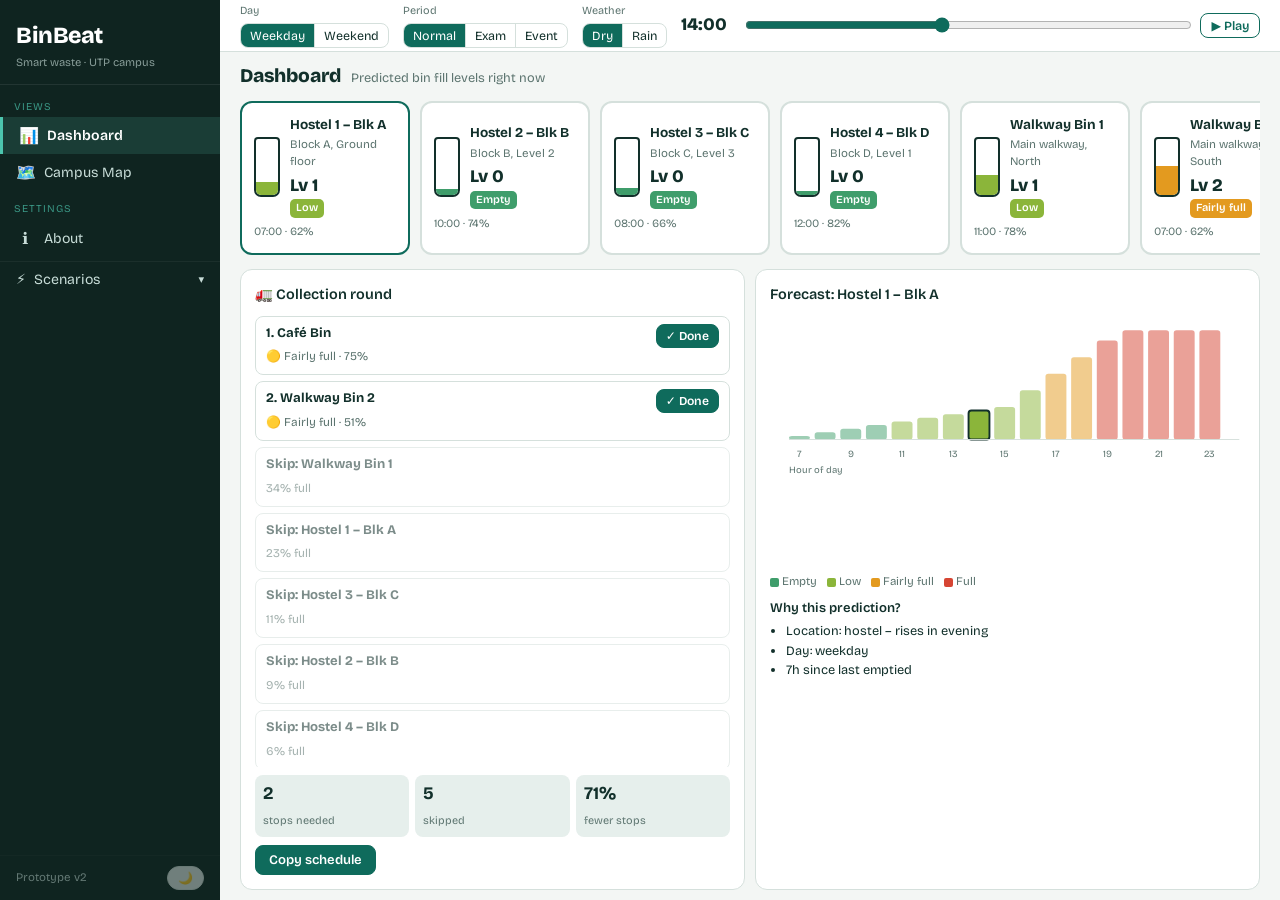
<file: waste.ai/index.html>
<!DOCTYPE html>
<html lang="en">
<head>
  <meta charset="UTF-8"/>
  <meta name="viewport" content="width=device-width, initial-scale=1, viewport-fit=cover"/>
  <title>BinBeat – Smart Waste Dashboard</title>
  <link rel="stylesheet" href="style.css"/>
</head>
<body>

<!-- ══════════════════════════════════════════════════════════════
     MOBILE TOGGLE + OVERLAY
══════════════════════════════════════════════════════════════ -->
<button class="nav-toggle" id="navToggle" aria-label="Open menu">☰</button>
<div class="nav-overlay"></div>

<!-- ══════════════════════════════════════════════════════════════
     SIDE NAV
══════════════════════════════════════════════════════════════ -->
<aside class="sidenav">

  <div class="sidenav-brand">
    <h1>BinBeat</h1>
    <p>Smart waste · UTP campus</p>
  </div>

  <nav>
    <div class="nav-section-label">Views</div>

    <button class="nav-item active" data-page="page-dashboard">
      <span class="ni">📊</span> Dashboard
    </button>
    <button class="nav-item" data-page="page-map">
      <span class="ni">🗺️</span> Campus Map
    </button>

    <div class="nav-section-label">Settings</div>
    <button class="nav-item" data-page="page-about">
      <span class="ni">ℹ️</span> About
    </button>

    <!-- Scenarios in sidebar -->
    <div class="nav-scenarios">
      <button class="nav-scenarios-toggle" id="scToggle">
        <span style="display:flex;align-items:center;gap:8px">
          <span class="ni">⚡</span> Scenarios
        </span>
        <span class="caret">▾</span>
      </button>
      <div class="nav-scenarios-body" id="scBody">
        <button class="sc-btn" data-sc="lunch">🍱 Lunch rush</button>
        <button class="sc-btn" data-sc="exam">📚 Exam evening</button>
        <button class="sc-btn" data-sc="event">🎉 Event afternoon</button>
        <button class="sc-btn" data-sc="rain">🌧️ Rainy weekend</button>
        <button class="nav-reset-btn" id="reset">↺ Reset all bins</button>
      </div>
    </div>

  </nav>

  <div class="sidenav-footer">
    <span>Prototype v2</span>
    <button id="themeToggle">🌙</button>
  </div>
</aside>

<!-- ══════════════════════════════════════════════════════════════
     MAIN
══════════════════════════════════════════════════════════════ -->
<div class="main">

  <!-- ── GLOBAL TOP BAR (conditions shared by all pages) ────────── -->
  <div class="topbar">

    <div class="grp">
      <span>Day</span>
      <div class="seg" id="sDay">
        <button data-v="weekday" aria-pressed="true">Weekday</button>
        <button data-v="weekend" aria-pressed="false">Weekend</button>
      </div>
    </div>

    <div class="grp">
      <span>Period</span>
      <div class="seg" id="sPeriod">
        <button data-v="normal"  aria-pressed="true">Normal</button>
        <button data-v="exam"    aria-pressed="false">Exam</button>
        <button data-v="event"   aria-pressed="false">Event</button>
      </div>
    </div>

    <div class="grp">
      <span>Weather</span>
      <div class="seg" id="sWx">
        <button data-v="dry"  aria-pressed="true">Dry</button>
        <button data-v="rain" aria-pressed="false">Rain</button>
      </div>
    </div>

    <div class="topbar-time">
      <span class="topbar-clock clock-display" id="clock">14:00</span>
      <input type="range" id="hr" class="hr-slider" min="7" max="23" value="14" aria-label="Time"/>
      <button class="btn-play" id="play">▶ Play</button>
    </div>

  </div><!-- /topbar -->

  <!-- ── PAGE AREA ─────────────────────────────────────────────── -->
  <div class="page-area">

    <!-- ══════════════════════════════════════════════════════════
         PAGE 1 · DASHBOARD
    ══════════════════════════════════════════════════════════ -->
    <div class="page active" id="page-dashboard">

      <div class="page-strip">
        <h2>Dashboard</h2>
        <p>Predicted bin fill levels right now</p>
      </div>

      <div class="dash-body">

        <!-- Row 1: bin cards (horizontal scroll) -->
        <div class="bins-row" id="binsGrid"></div>

        <!-- Row 2: schedule + chart -->
        <div class="bottom-row">

          <!-- Schedule -->
          <div class="panel">
            <div class="panel-title">🚛 Collection round</div>
            <div class="sched-scroll" id="sched"></div>
            <div class="stats-row">
              <div class="stat"><b id="stTrips">–</b><span>stops needed</span></div>
              <div class="stat"><b id="stSkip">–</b><span>skipped</span></div>
              <div class="stat"><b id="stSave">–</b><span>fewer stops</span></div>
            </div>
            <div class="sched-actions">
              <button class="btn" id="copy">Copy schedule</button>
            </div>
          </div>

          <!-- Chart -->
          <div class="panel chart-panel">
            <div class="panel-title" id="chTitle">Fill forecast</div>
            <div class="chart-wrap" id="chart"></div>
            <div class="legend">
              <span><i style="background:var(--l0)"></i>Empty</span>
              <span><i style="background:var(--l1)"></i>Low</span>
              <span><i style="background:var(--l2)"></i>Fairly full</span>
              <span><i style="background:var(--l3)"></i>Full</span>
            </div>
            <div class="why-label">Why this prediction?</div>
            <ul class="why" id="why"></ul>
          </div>

        </div><!-- /bottom-row -->
      </div><!-- /dash-body -->
    </div><!-- /page-dashboard -->


    <!-- ══════════════════════════════════════════════════════════
         PAGE 2 · CAMPUS MAP
    ══════════════════════════════════════════════════════════ -->
    <div class="page" id="page-map">

      <div class="page-strip">
        <h2>Campus Map</h2>
        <p>Shortest-path routes for collectors and students</p>
      </div>

      <div class="map-body">

        <!-- Map SVG -->
        <div class="map-wrap">
          <svg id="campusMap" xmlns="http://www.w3.org/2000/svg"
               viewBox="0 0 800 480" preserveAspectRatio="xMidYMid meet"></svg>
        </div>

        <!-- Right sidebar -->
        <div class="map-sidebar">

          <!-- Mode pills -->
          <div class="map-modes">
            <button class="map-mode-btn active" data-mode="collector">🚛 Collector</button>
            <button class="map-mode-btn" data-mode="student">🎓 Student</button>
          </div>

          <!-- Student picker -->
          <div id="studentPanel" style="display:none">
            <div class="student-picker">
              <label for="studentFrom">I am at:</label>
              <select id="studentFrom"></select>
              <button class="btn sm" id="findBinBtn" style="margin-top:4px">Find nearest bin</button>
            </div>
          </div>

          <!-- Collector hint -->
          <div id="collectorPanel">
            <p class="note">Dijkstra finds the shortest path, then the truck follows it. Numbers = visit order.</p>
          </div>

          <!-- ── Simulation controls ── -->
          <div class="sim-controls">
            <div class="sim-controls-title">Simulation</div>
            <div class="sim-btns">
              <button class="sim-btn primary" id="simPlay">▶ Play</button>
              <button class="sim-btn" id="simStep">⏭ Step</button>
              <button class="sim-btn" id="simReset">↺ Reset</button>
            </div>
            <div class="sim-speed-row">
              <label for="simSpeed">Speed: <span id="simSpeedLabel">1×</span></label>
              <input type="range" id="simSpeed" min="1" max="4" value="1" step="0.5"/>
            </div>
            <div class="sim-phases">
              <div class="sim-phase-row"><span class="phase-dot dijkstra"></span> Phase 1: Dijkstra explores graph</div>
              <div class="sim-phase-row"><span class="phase-dot travel"></span> Phase 2: Truck follows shortest path</div>
              <div class="sim-phase-row"><span class="phase-dot empty"></span> Bin empties on arrival</div>
            </div>
          </div>

          <!-- Route info -->
          <div class="route-info" id="routeInfoBox">Press ▶ Play to simulate the route.</div>

          <!-- Legend -->
          <div class="map-legend-box">
            <div class="ml-title">Legend</div>
            <div class="map-legend-row"><span class="dot" style="background:var(--l0)"></span> Empty</div>
            <div class="map-legend-row"><span class="dot" style="background:var(--l1)"></span> Low</div>
            <div class="map-legend-row"><span class="dot" style="background:var(--l2)"></span> Fairly full</div>
            <div class="map-legend-row"><span class="dot" style="background:var(--l3)"></span> Full – collect</div>
            <div class="map-legend-row"><span class="dot" style="background:var(--accent)"></span> Dijkstra path</div>
            <div class="map-legend-row">🚛 Truck / 🚶 Walker</div>
            <div class="map-legend-row">📍 Depot</div>
          </div>

        </div><!-- /map-sidebar -->
      </div><!-- /map-body -->
    </div><!-- /page-map -->


    <!-- ══════════════════════════════════════════════════════════
         PAGE 3 · ABOUT
    ══════════════════════════════════════════════════════════ -->
    <div class="page" id="page-about">

      <div class="page-strip">
        <h2>About BinBeat</h2>
        <p>What is real, simulated, and planned</p>
      </div>

      <div class="about-body">

        <div class="about-panel">
          <h3>Who is this for?</h3>
          <p style="font-size:.85rem;line-height:1.6">
            <strong>Cleaners / collectors</strong> get a prioritised round that skips bins
            that don't need emptying yet, reducing unnecessary trips. The Campus Map page
            shows the shortest route between all bins that need attention.<br><br>
            <strong>Students</strong> can use Campus Map → Student mode to find the nearest
            bin that isn't full — handy on the way to the cafeteria or after class.
          </p>
        </div>

        <div class="about-panel">
          <h3>Bin locations</h3>
          <table class="about-table">
            <tr><th>ID</th><th>Name</th><th>Location</th><th>Type</th></tr>
            <tr><td>H1</td><td>Hostel 1 – Blk A</td><td>Block A, Ground floor</td><td>Hostel</td></tr>
            <tr><td>H2</td><td>Hostel 2 – Blk B</td><td>Block B, Level 2</td><td>Hostel</td></tr>
            <tr><td>H3</td><td>Hostel 3 – Blk C</td><td>Block C, Level 3</td><td>Hostel</td></tr>
            <tr><td>H4</td><td>Hostel 4 – Blk D</td><td>Block D, Level 1</td><td>Hostel</td></tr>
            <tr><td>W1</td><td>Walkway Bin 1</td><td>Main walkway, North</td><td>Walkway</td></tr>
            <tr><td>W2</td><td>Walkway Bin 2</td><td>Main walkway, South</td><td>Walkway</td></tr>
            <tr><td>C1</td><td>Café Bin</td><td>Student café</td><td>Café</td></tr>
          </table>
        </div>

        <div class="about-panel">
          <h3>What is real vs simulated?</h3>
          <table class="about-table">
            <tr><th>Part</th><th>Status</th></tr>
            <tr><td>Problem, bins, fill scale 0–3, input features</td>
                <td>Real – from the BinBeat proposal and planned observations.</td></tr>
            <tr><td>Fill values and bin reset baseline</td>
                <td>Simulated – placeholders until 7–10 day data is collected.</td></tr>
            <tr><td>Prediction logic</td>
                <td>Simulated – hand-written rules mimicking a decision tree.</td></tr>
            <tr><td>Campus graph / distances</td>
                <td>Approximate – estimated walking distances.</td></tr>
            <tr><td>Shortest-path algorithm</td>
                <td>Real – Dijkstra + greedy nearest-neighbour TSP.</td></tr>
            <tr><td>Real-time IoT sensing</td>
                <td>Proposed – future sensors would feed live levels into this model.</td></tr>
          </table>
          <p class="note">Predictions support staff judgement; no personal data is collected.</p>
        </div>

      </div><!-- /about-body -->
    </div><!-- /page-about -->

  </div><!-- /page-area -->
</div><!-- /main -->

<div class="toast" id="toast" role="status" aria-live="polite"></div>

<script type="module" src="app.js"></script>

<script>
/* ── Theme toggle ── */
(function(){
  const btn = document.getElementById("themeToggle");
  const root = document.documentElement;
  function apply(t){
    root.dataset.theme = t;
    if(btn) btn.textContent = t==="dark" ? "☀️" : "🌙";
    try{ localStorage.setItem("binbeat-theme",t); }catch{}
  }
  try{ const s=localStorage.getItem("binbeat-theme"); if(s==="dark"||s==="light") apply(s); }catch{}
  if(btn) btn.addEventListener("click",()=>apply(root.dataset.theme==="dark"?"light":"dark"));
})();

/* ── Scenario sidebar toggle ── */
(function(){
  const btn  = document.getElementById("scToggle");
  const body = document.getElementById("scBody");
  btn.addEventListener("click",()=>{
    btn.classList.toggle("open");
    body.classList.toggle("open");
  });
})();
</script>

</body>
</html>
</file>
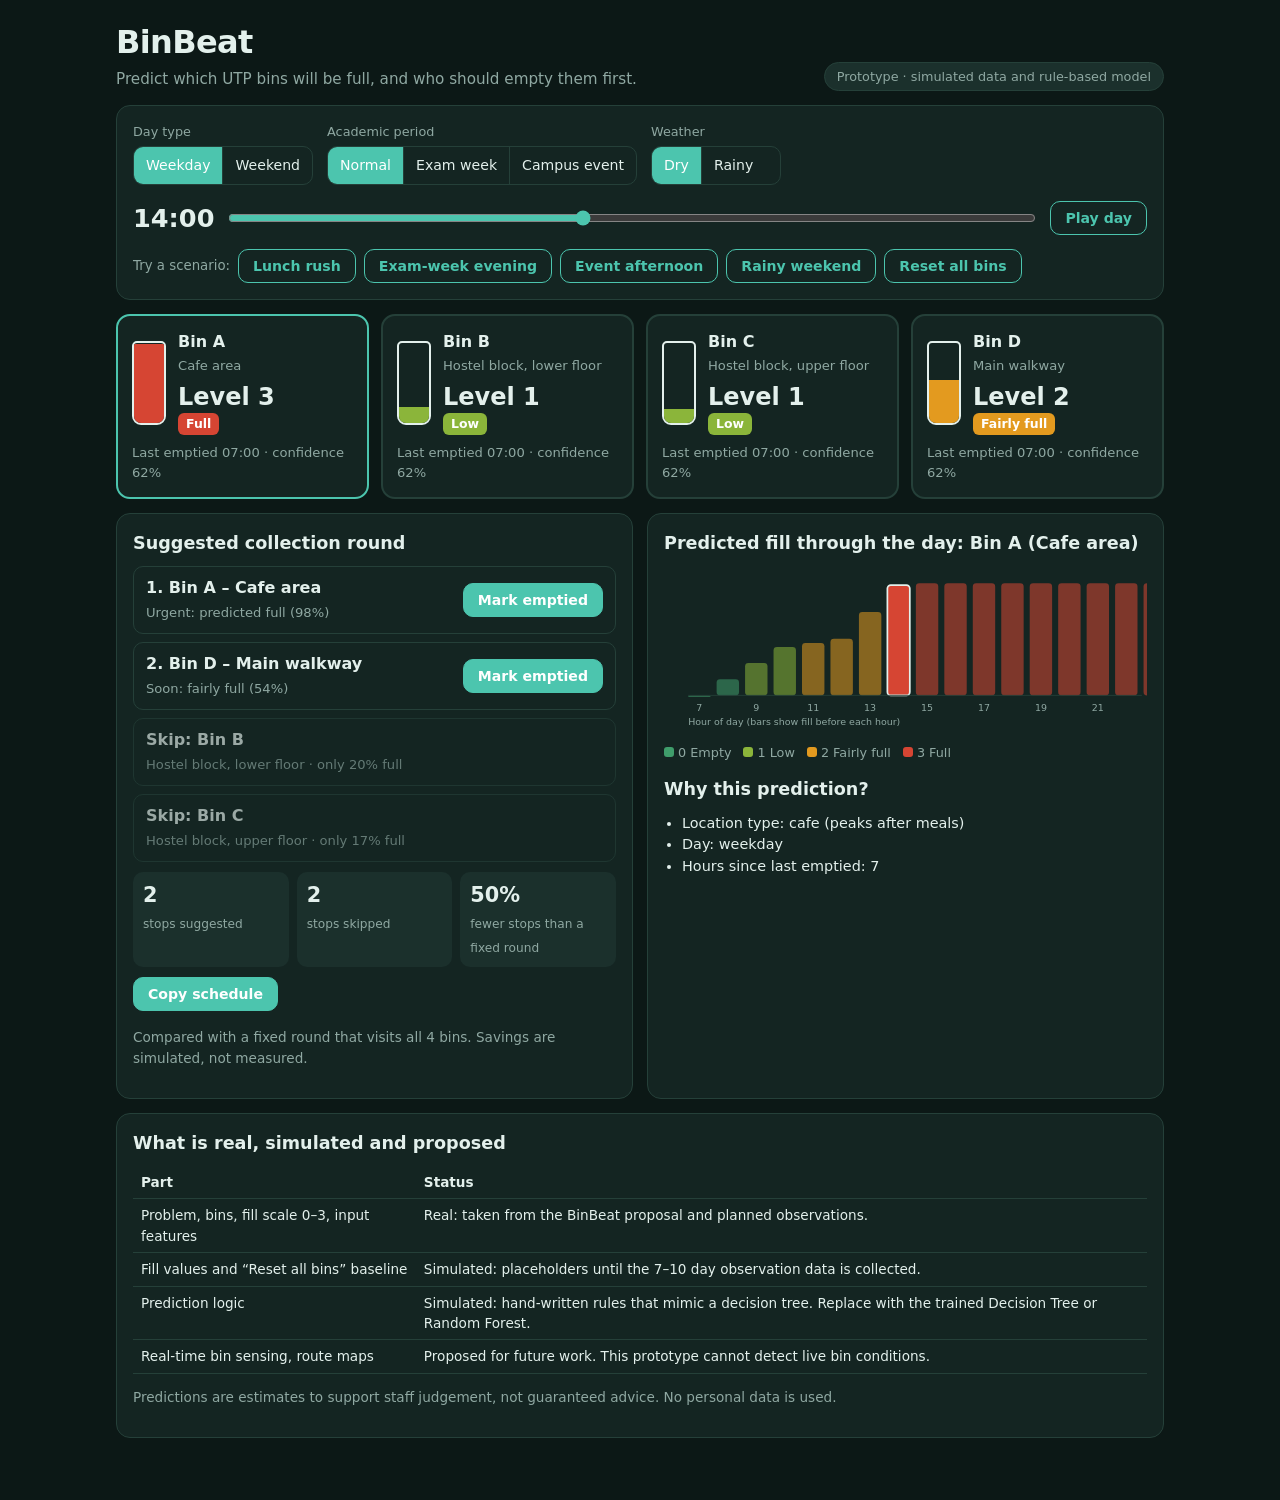
<file: waste.ai/Waste system dashboard prototype - Claude_files/_t.html>
<!DOCTYPE html>
<!-- saved from url=(0092)https://d1acae5d-3f51-481f-93af-fc2521f45796.frame.claudeusercontent.com/_f/1795101251-b797/ -->
<html lang="en" data-theme="dark" style="color-scheme: dark;"><head><meta http-equiv="Content-Type" content="text/html; charset=UTF-8"><!-- frame-runtime --><script>window.__FRAME_PREAMBLE={"v":1,"cred":"cookie","capabilities":{"artifact":"artifact.Cc3HlRoQ.js","assets":"assets.DG69nuOE.js","comments":"comments._b8MF3TZ.js","db":"db.CCPy_cYa.js","desktop":"desktop.CXuIZ5Ts.js","dictation":"dictation.C9bJoIZV.js","downloads":"downloads.WsdFaoeg.js","embed":"embed.wK4nEAzP.js","endpoints":"endpoints.Cgd32w2P.js","files":"files.BWjhUR2a.js","mcp":"mcp.RT0IhfK0.js","network":"network.B5UA9Su4.js","paste":"paste.BXT-6GsY.js","permissions":"permissions.YN66judO.js","reads":"reads.Ch7Jwxh7.js","room":"room.DcZfm17Q.js","sample":"sample.DwGzO02I.js","self":"artifact.Cc3HlRoQ.js","tts":"tts.DT7xqCtz.js","user":"user.DWCNmu2k.js"},"transforms":"_transforms.QeOe7Vy4.js","comments":"_comments.CJCkUui6.js","translate":"_translate.Cc-zCvsg.js"}                                                                                                                                                                                                                                                                                                                    </script><script>(function(){"use strict";function nr(t){return t==="cookie"||t==="query"?t:void 0}function or(t){return typeof t=="number"&&Number.isSafeInteger(t)&&t>0?t:void 0}var $n=3e5;function ar(t,e){try{const r=t("navigation")[0],o=[r.responseStart,r.redirectEnd-r.redirectStart,r.domContentLoadedEventStart,e(),r.connectEnd-r.domainLookupStart,r.responseStart-r.requestStart];r.requestStart>0||(o.length=4);for(let a=0;a<o.length;a++)if(o[a]>=0&&o[a]<=3e5)o[a]=o[a]|0;else{if(a<4)return;o.length=4}return o}catch{return}}var sr=["light","dark","system"];function ir(t){if(t===null||typeof t!="object")return!1;const e=t.__frame_init;return e!==null&&typeof e=="object"}function lr(t){return t!==null&&typeof t=="object"&&t.__frame_size_poke===!0}function cr(t){if(t===null||typeof t!="object")return!1;const e=t.__frame_host_visible;return e!==null&&typeof e=="object"&&typeof e.visible=="boolean"}function ur(t){if(t===null||typeof t!="object")return!1;const e=t.__frame_theme;if(e===null||typeof e!="object")return!1;const r=e.theme;return typeof r=="string"&&sr.includes(r)}var fr=["ok","empty","snapshot_error","snapshot_timeout","unclonable","oversize","unavailable","restore_error","withheld"],dr=["TypeError","RangeError","ReferenceError","SyntaxError","DataCloneError","QuotaExceededError","AbortError","TimeoutError","SecurityError","Error","other"];function pr(t){return typeof t=="string"&&dr.includes(t)?t:"other"}var hr=Object.freeze({until:null,now:!1}),mr="__claude_hot",vr="__claude_hot_in",yr=/^__claude_hot(?:_in)?(?::|$)/,Et=/^[0-9a-z]{1,32}$/,tt=t=>t===void 0?mr:"__claude_hot:"+t,Le=t=>t===void 0?vr:"__claude_hot_in:"+t;function _r(t,e){const r=[];for(let o=0;o<t.length;o++){const a=t.key(o);a!==null&&a!==e&&yr.test(a)&&r.push(a)}for(const o of r)t.removeItem(o)}function gr(t){let e=null;try{e=J(JSON.parse(t)?.hot)}catch{return null}return e===null||typeof e.k!="string"||!Et.test(e.k)?null:he(e.g)?{k:e.k,g:e.g}:{k:e.k}}var Gn=262144,wr=5e3,St=/^[a-z0-9._:-]{1,64}$/,br=["none","hot-restart","hard-reload"],Er=["asset","doc","added","removed"],Sr=1500,kr=/^[0-9a-f]{64}$/;function J(t){return t!==null&&typeof t=="object"?t:null}function he(t){return typeof t=="number"&&Number.isInteger(t)&&t>=0&&t<2**31}function kt(t){return t===void 0||typeof t=="number"&&Number.isFinite(t)}function Rr(t){return t===void 0||typeof t=="string"&&St.test(t)}function Rt(t){const e=J(t);return e!==null&&(e.until===null||typeof e.until=="number"&&Number.isFinite(e.until))&&typeof e.now=="boolean"}function rt(t){const e=J(t);return e!==null&&typeof e.ver=="string"&&e.ver.length<=128&&kt(e.seq)&&typeof e.handoff=="string"&&fr.includes(e.handoff)&&Rr(e.note)}function Mt(t){const e=J(t);return e!==null&&he(e.gen)&&(e.phase==="final"||e.phase==="pending")&&(e.from===null||rt(e.from))}function Mr(t){const e=J(t);return e!==null&&e.kv===1&&he(e.gen)&&rt(e.from)&&Object.hasOwn(e,"data")}function Ar(t){const e=J(t);return e!==null&&e.__frame_hot_snapshot===!0&&he(e.gen)&&typeof e.timeoutMs=="number"&&e.timeoutMs>=0&&e.timeoutMs<=6e4&&(e.handoff===void 0||typeof e.handoff=="boolean")&&(e.deadline===void 0||Rt(e.deadline))&&kt(e.seq)&&(e.note===void 0||typeof e.note=="string")&&(e.key===void 0||typeof e.key=="string")}function Lr(t){const e=J(t);return e!==null&&e.__frame_hot_start===!0&&he(e.gen)&&rt(e.from)}function Or(t){return typeof t=="string"&&t.length>=1&&t.length<=128}function At(t){return J(t)!==null&&!Array.isArray(t)}function Pr(t){const e=J(t);return e!==null&&e.__frame_cap_grant===!0&&typeof e.cap=="string"&&Or(e.ver)&&(e.grant===void 0||At(e.grant))&&(e.budgets===void 0||At(e.budgets)&&Object.values(e.budgets).every(Number.isFinite))&&(e.brokerGen===void 0||he(e.brokerGen))}function Tr(t){const e=J(t);return e!==null&&e.__frame_cap_rewired===!0&&(e.caps===void 0||Array.isArray(e.caps)&&e.caps.every(r=>typeof r=="string"))&&(e.brokerGen===void 0||he(e.brokerGen))}function xe(t){const e=J(t);return e!==null&&typeof e.ver=="string"&&e.ver.length<=128&&Number.isFinite(e.seq)}function Lt(t){if(t==null||typeof t=="string")return!0;const e=J(t);return e!==null&&typeof e.doc=="string"&&typeof e.profile=="string"}function Nr(t){const e=J(t);return e!==null&&typeof e.path=="string"&&Er.includes(e.kind)&&Lt(e.from)&&Lt(e.to)}function Cr(t){return t===null?null:Object.freeze(t.filter(Nr))}function Fr(t){const e=J(t);return e!==null&&e.__frame_hot_update===!0&&Number.isFinite(e.id)&&xe(e.from)&&xe(e.to)&&(e.changed===null||Array.isArray(e.changed))&&br.includes(e.required)&&Rt(e.deadline)&&typeof e.verdictTimeoutMs=="number"&&e.verdictTimeoutMs>=0&&e.verdictTimeoutMs<=6e4&&(e.preflight===void 0||typeof e.preflight=="string"&&kr.test(e.preflight))}function Ir(t){const e=J(t);return e!==null&&e.__frame_hot_readdress===!0&&xe(e.from)&&xe(e.to)}var ye=/^[\w.-]+\.js$/;function Br(t,e,r){return r?"inert":typeof e=="string"&&ye.test(e)?t?[e]:"inert":t?"inert":"framed"}var Ot=Object.freeze({[Symbol("claude.hot.restart")]:!0});function Pt(t,e){let r;try{r=t??sessionStorage}catch{return null}const o=tt(e?.k),a=Le(e?.k);let i=null;try{i=r.getItem(o)}catch{}try{r.removeItem(o)}catch{}try{_r(r,a)}catch{}let c=null;if(i!==null&&!(e!==null&&e.g===void 0))try{const f=JSON.parse(i);Mr(f)&&(e===null||f.gen===e.g)&&(c=f)}catch{}if(c===null)try{r.removeItem(a)}catch{}return c}function Tt(){const t=/^\/_f\/([^/]{1,128})\//.exec(location.pathname);return t?t[1]:""}var jr=/^[^/\\?#]{1,128}$/,nt=t=>jr.test(t)&&t!=="."&&t!=="..";function Nt(t,e,r){const o=new URL(t),a="/_f/"+e+"/";if(!e||!o.pathname.startsWith(a)||!nt(r))return null;const i=o.search.slice(1).split("&").filter(c=>!/^__frame_t(?:=|$)/.test(c)).join("&");return o.origin+"/_f/"+r+"/"+o.pathname.slice(a.length)+(i?"?"+i:"")+o.hash}var $e="{}";function Oe(t){if(!t)return null;const e={ver:t.ver,handoff:t.handoff};return t.seq!==void 0&&(e.seq=t.seq),t.note!==void 0&&(e.note=t.note),e}function Ct(t,e){return t!==null&&t.note===void 0&&e?.note!==void 0?{...t,note:e.note}:t}function Ft(t){const e=t?.k;return e!==null&&typeof e=="object"?e:void 0}function Hr(t,e,r,o=null){const a=setTimeout,i=clearTimeout,c=queueMicrotask,f=performance.now.bind(performance),k=new TextEncoder;let m=null,w=null;try{m=history,w=m.replaceState.bind(m)}catch{}const y=(...n)=>{try{console.warn(...n)}catch{}};let b=Tt(),H=null;try{H=sessionStorage}catch{}const R={storage:H,fetch:typeof fetch=="function"?fetch.bind(globalThis):null,entry:location.origin+location.pathname+location.search,ver:b,priors:[],key:o?.k};let M=o?.k;const W=typeof requestAnimationFrame=="function"?requestAnimationFrame:n=>a(()=>n(f()),16);let O=e?.data??{},v=Oe(e?.from),K=e?.gen??0,A=e!==null,z=!1,q=!1,D=null,S=!1;const B=new AbortController;let x=null,N=null,Q=null,me=!1,ae=()=>{};const X=new Promise(n=>{ae=n});let ve=!1,Ve=!1,we=!1,l,p=null,E=null,P=!1,$=!1,U=!1,G=!1;const se=n=>{for(const u of[tt(n),Le(n)])try{H?.removeItem(u)}catch{}},V=(n,u)=>{try{u!==null&&r.post(n,u)}catch{}},Ye=()=>U||=P&&(N===null||$),oe=()=>{const n={__frame_hot:!0,ready:N!==null,accept:Q!==null,demand:!0};G=!U,G&&(n.booting=!0),ve&&(n.readData=!0),we&&(n.threw=!0),p?.assess&&(n.preflight=!0),V(n,D)};let Fe=!1,Ie=!1,pe=!1,le=0,Be=!1;const je=()=>{Fe||!S||pe||(Fe=!0,V({__frame_reveal_hold:!0},"*"))},He=()=>new Promise(n=>{let u,d=0;const g=C=>{if(u===void 0)u=C;else if(C!==u||++d>=8){n();return}try{W(g)}catch{n()}};try{W(g)}catch{n()}}),be=()=>{pe||(le=f()),pe=!0,V({__frame_reveal_ready:!0},"*")},Ee=n=>{Ie||(Ie=!0,n.then(u=>{if(u===!1)return;let d=null;try{d=p?.settle?.()??null}catch{}return(d===null?He():new Promise(g=>{a(g,50),Promise.resolve(d).then(g,g)}).then(He)).then(be)}))},Je=()=>{if(Be||!pe)return;Be=!0;const n=()=>{try{p?.afterReveal?.()}catch{}};n(),He().then(()=>{n(),be()})},Se=(n=!1)=>{if(me||N===null||!A||!q)return;me=!0;const u=N,d=O;c(()=>{let g;try{g=u(d)}catch(F){throw ae(!1),F}let C=!1;try{C=typeof g?.then=="function"}catch{}if(!C){ae(!0);return}Promise.resolve(g).then(()=>ae(!0),F=>{ae(!1),c(()=>{throw F})})}),Ee(n?X:r.dcl.then(()=>X))},ke=n=>typeof n=="string"&&St.test(n)?n:void 0,ie=n=>{const u={__frame_hot_restart:!0},d=ke(n?.note);d!==void 0&&(u.note=d),n?.required==="hard-reload"&&(u.required="hard-reload"),V(u,D)},De=Object.freeze({get data(){return q||(Ve=!0),!A&&!ve&&(ve=!0,q&&oe()),O},get from(){return v},get gen(){return K},signal:B.signal,snapshot(n){typeof n=="function"&&(x=n)},ready(n){typeof n!="function"||N!==null||(N=n,je(),oe(),z&&V({__frame_hot_ready:!0,gen:K},D),Se())},accept(n){typeof n=="function"&&(Q=n,oe())},restart(n){const u={note:n?.note,required:n?.required};if(q){ie(u);return}const d=l;l={note:ke(d?.note)??u.note,required:d?.required==="hard-reload"||u.required==="hard-reload"?"hard-reload":void 0}}}),Ue=()=>{if(E===null||p===null||h>=0&&!re)return;const[n,u]=E;E=null;try{p.afterStart(n,u,pe?f()-le:void 0)}catch{}},Xe=(n,u,d)=>{n.then(g=>{g!==!1&&(E=[u,d],Ue())})},qe=n=>{e!==null&&Ve&&(ve=!0),O={},v=null,K=0;try{H?.removeItem(Le(o?.k))}catch{}e!==null&&!n&&Ee(r.dcl.then(()=>N!==null?X:void 0))},s=()=>{Ee(r.dcl.then(()=>N!==null?X:void 0)),Xe(r.dcl,Ft(e),!1)};try{addEventListener("error",()=>{we||N!==null||(we=!0,oe())})}catch{}const _=()=>{a(()=>{!U&&Ye()&&G&&oe()},0)};try{P=document.readyState==="complete",P||addEventListener("load",()=>{P=!0,_()},{once:!0})}catch{P=!0}Ye(),X.then(()=>{$=!0,_()});let h=-1,T,te,Y=!0,re=!1,yt,Qe=null;const _t=n=>{const u=Qe===null;Qe=Y&&n[0]!=="withheld"?n:["withheld",n[1],$e];let d=n[0];if(Y&&d!=="withheld"){const C={ver:b,handoff:d};T!==void 0&&(C.seq=T),te!==void 0&&(C.note=te);try{if(H===null)throw new Error("no storage");H.setItem(tt(M),'{"kv":1,"gen":'+h+',"from":'+JSON.stringify(C)+(yt!==void 0?',"k":'+JSON.stringify(yt):"")+',"data":'+(d==="ok"?n[2]:$e)+"}")}catch{d="unavailable"}}else{d="withheld",se(M);try{p?.release?.()}catch{}}const g={__frame_hot_snapshotted:!0,gen:h,handoff:d,bytes:n[1]};n[3]!==void 0&&(g.errName=n[3]),V(g,D),u&&(d==="snapshot_error"||d==="unclonable"||d==="oversize")&&y("claude.hot: snapshot",d,n[3])},Re=n=>{try{return pr(n?.name)}catch{return"other"}},Me=(n,u,d=0)=>_t(u===void 0?[n,d,$e]:[n,d,$e,Re(u)]),Fn=n=>{if(n.gen<=h)return;const u=h>=0;if(h=n.gen,T=n.seq,te=ke(n.note),typeof n.key=="string"&&Et.test(n.key)&&n.key!==M&&(se(M),M=n.key),Y&&=n.handoff!==!1,u){Qe!==null?_t(Qe):re&&V({__frame_hot_held:!0,gen:h},D);return}B.abort();const d=Object.freeze({handoff:Y,timeoutMs:n.timeoutMs,deadline:n.deadline??hr}),g=x,C=()=>{if(Y)try{yt=p?.capture()}catch{}if(g===null){Me("empty");return}let L=!1;const Z=a(()=>{L||(L=!0,Me("snapshot_timeout"))},Math.max(0,d.timeoutMs));Promise.resolve().then(()=>g(d)).then(Ae=>{if(L)return;L=!0,i(Z);let ce;try{ce=JSON.stringify(Ae)}catch(gt){Me("unclonable",gt);return}if(typeof ce!="string"){Me("unclonable");return}let ue=ce.length;try{ue=k.encode(ce).length}catch{}if(ue>262144){Me("oversize",void 0,ue);return}_t(["ok",ue,ce])},Ae=>{L||(L=!0,i(Z),Me("snapshot_error",Ae))})};let F=null;try{F=p?.holdForIme()??null}catch{}if(F===null)C();else{re=!0,V({__frame_hot_held:!0,gen:h},D);const L=()=>{re=!1,C()};F.then(L,L)}},In=n=>{if(!z||A||N===null||n.gen!==K)return;let u=null;try{u=Pt(H,o&&{k:o.k,g:n.gen})}catch{}if(u!==null&&u.gen!==n.gen){u=null;try{H?.removeItem(Le(o?.k))}catch{}}O=u?.data??{},v=Ct(Oe(u?.from??n.from),Oe(n.from)),u!==null&&(K=u.gen),A=!0,z=!1,Xe(X,Ft(u),!0),Se(!0)},Zt=n=>{const u=b,d=R.entry;let g="",C,F=null;try{if(g=location.href,C=m.state,F=Nt(g,u,n),F!==null)if(w(C,"",F),location.pathname.startsWith("/_f/"+n+"/"))F=location.href;else return{failed:"navigate event canceled"}}catch(L){return{failed:Re(L)}}b=R.ver=n,R.priors.push(u)>8&&R.priors.splice(1,1);try{R.entry=Nt(d,u,n)??d}catch{}return[F,u,d,g,C]},Bn=({from:n,to:u})=>{let d,g;if(!nt(u.ver))d="adopt_failed",g="not a version path segment";else if(u.ver===b)d="adopted";else if(!b||n.ver!==b)d="stale";else{const F=Zt(u.ver);"failed"in F?(d="adopt_failed",g=F.failed):d=F[0]===null?"adopt_skipped":"adopted"}g!==void 0&&y(`claude.hot: could not move this page's URL to its new version folder /_f/${u.ver}/ (${g})`);const C={__frame_hot_readdressed:!0,to:u.ver,at:b,outcome:d};V(C,D)};let Ze=0;const jn=n=>{const u=Q;if(u===null||n.id<=Ze)return;Ze=n.id;const d=p?.assess;if(n.preflight===void 0||d===void 0){er(n,u);return}let g=!1;const C=Z=>{g||(g=!0,i(L),n.id===Ze&&er(n,u,Z))},F=()=>C(d.timeout(n)),L=a(F,Sr+100);d.run(n,window).then(C,F)},er=(n,u,d)=>{let g,C=!1,F=!1,L,Z,Ae=null;const ce=j=>{if(F)return!1;if(L!==void 0&&L!==j)return y(`claude.hot: u.${j}() ignored - u.${L}() was called first`),!1;const fe=L===void 0;return L=j,fe},ue=j=>{L="restart",y(`claude.hot: ${j} - restarting`)},gt=()=>{if(!ce("adopt")||n.id!==Ze)return;const j=n.to.ver;if(et.required!=="none"){ue(`u.adopt() needs required 'none', it is '${et.required}'`);return}if(!nt(j)){ue("u.adopt() cannot address this version");return}if(!b||j===b)return;const fe=Zt(j);if("failed"in fe){Z="adopt_failed",ue(`adopt_failed ${fe.failed}; URL not changed`);return}const[ne,bt,Un,rr,qn]=fe;ne===null?(Z="adopt_skipped",y(`claude.hot: adopt_skipped - page already left /_f/${bt}/; URL not changed, update still applied`)):Z="adopted",Ae=()=>{if(b===j){if(ne!==null)try{if(location.href!==ne)y("claude.hot: adopt_revert_skipped - update not applied; URL left where the page navigated");else{if(w(qn,"",rr),location.href!==rr){y("claude.hot: adopt_revert_failed navigate event canceled - URL still at the new version");return}Z="adopt_reverted",y("claude.hot: adopt_reverted - adopt() was called but the handler threw; URL restored")}}catch(xn){y(`claude.hot: adopt_revert_failed ${Re(xn)} - URL still at the new version`);return}b=R.ver=bt,R.entry=Un,R.priors[R.priors.length-1]===bt&&R.priors.pop(),ne===null&&(Z=void 0)}}},et=Object.freeze({from:{ver:n.from.ver,seq:n.from.seq},to:{ver:n.to.ver,seq:n.to.seq},changed:Cr(n.changed),required:n.required,deadline:n.deadline,adopt:gt,defer(){return ce("defer")&&et.deadline.now&&ue("u.defer() past the deadline"),Ot},restart(j){return ce("restart"),L==="restart"&&!F&&(g??=ke(j?.note),C||=j?.required==="hard-reload"),Ot},...d?.update}),Hn=(j,fe)=>{F=!0,j==="threw"?(Ae?.(),g??=Re(fe).toLowerCase()):L===void 0&&y(j==="timeout"?"claude.hot: accept handler did not answer in time - restarting":"claude.hot: accept handler settled without defer/restart/adopt - restarting");const ne={__frame_hot_verdict:!0,id:n.id};ne.verdict=j==="threw"||L===void 0||L==="restart"?"restart":L==="adopt"?"applied":"deferred",ne.verdict==="restart"&&(C&&(ne.required="hard-reload"),g!==void 0&&(ne.note=g)),Z!==void 0&&(ne.verdict==="applied"||Z!=="adopted")&&(ne.adopt=Z),V(Object.assign(ne,d?.verdict),D)};let tr=!1;const wt=(j,fe)=>tr?!1:(tr=!0,i(Dn),Hn(j,fe),!0),Dn=a(()=>wt("timeout"),n.verdictTimeoutMs);Promise.resolve().then(()=>u(et)).then(()=>wt("settled"),j=>{!wt("threw",j)&&L==="adopt"&&ie({note:Re(j).toLowerCase()}),y("claude.hot: accept",Re(j))})};try{t.hot===void 0&&Object.defineProperty(t,"hot",{value:De,writable:!1,configurable:!1,enumerable:!1})}catch{}return{hot:De,boot:R,afterConnect(){S=!0,(e!==null||N!==null)&&je()},onInit(n,u){D=u,q=!0;const d=Mt(n)?n:null;d?.phase==="final"&&e!==null&&e.gen===d.gen?(A=!0,v=Ct(v,Oe(d.from)),s()):(z=d?.phase==="pending",qe(z),A=!z,K=d?.gen??0,v=Oe(d?.from)),oe(),G&&a(()=>{U||(U=!0,oe())},wr),z&&N!==null&&V({__frame_hot_ready:!0,gen:K},u),l!==void 0&&(ie(l),l=void 0),Se()},onNoInit(){q=!0,qe(!1),A=!0,Se()},onShell(n){return n?.__frame_revealed===!0?(Je(),!1):Ar(n)?(Fn(n),!0):Lr(n)?(In(n),!0):Fr(n)?(jn(n),!0):Ir(n)?(Bn(n),!0):!1},attachExtras(n){p=n,Ue(),n.assess&&oe()},inSlot:()=>Le(M)}}var Dr=256;function ot(t,e,r){for(const o of t)r(o)&&t.delete(o);t.size>=Dr&&!t.has(e)&&t.delete(t.values().next().value),t.add(e)}function Pe(t,e,r,o){try{const a=t[e];if(typeof a!="function")return;t[e]=function(...i){if(o){let f;try{f=o(this)}catch{}if(f!==void 0)return f}const c=a.apply(this,i);try{r?.(this)}catch{}return c}}catch{}}var Ur=()=>{},at;function qr(){if(at)return at;const t={media:new Set,contexts:new Set,wakeLocks:new Set,gate:null,refuse:null,onStart:null,onStop:null};at=t;const e=c=>t.gate?.(c),r=c=>{t.onStop?.(c)},o=window.HTMLMediaElement?.prototype;o&&(Pe(o,"play",c=>{ot(t.media,c,f=>f.paused),t.onStart?.(c)},e),Pe(o,"pause",r));const a=window.AudioContext,i=window.AudioNode?.prototype;a&&i&&(Pe(i,"connect",c=>{const f=c.context;f instanceof a&&(ot(t.contexts,f,k=>k.state==="closed"),t.onStart?.(f))}),Pe(a.prototype,"resume",void 0,e),Pe(a.prototype,"suspend",r));try{const c=window.WakeLock?.prototype,f=c?.request;c&&typeof f=="function"&&(c.request=function(...k){if(t.refuse)return t.refuse();const m=f.apply(this,k);return Promise.resolve(m).then(w=>{ot(t.wakeLocks,w,y=>y.released),t.onStart?.(w)},Ur),m})}catch{}return t}function xr(t){let e=window;for(let r=0;e.parent&&e.parent!==e&&r<8;r++)if(e=e.parent,t(e))return!0;return!1}function $r(){let t=null;const e=()=>t??parent,r=o=>t?o===t:xr(a=>a===o);return{post(o,a){if(t){e().postMessage(o,a);return}let i=parent;for(let c=0;c<8&&(i.postMessage(o,a),!(!i.parent||i.parent===i));c++)i=i.parent},on(o){const a=i=>{const c=i.source;r(c)&&o(i.data,i.origin,i.isTrusted,()=>{t??=c})};return addEventListener("message",a),()=>removeEventListener("message",a)},port:o=>({post(a,i){if(i?.activation){e().postMessage(a,{targetOrigin:o,includeUserActivation:!0});return}if(i?.transfer){e().postMessage(a,o,i.transfer);return}e().postMessage(a,o)},on(a,i){const c=f=>{r(f.source)&&f.origin===o&&a(f.data,f)};return addEventListener("message",c,i),()=>removeEventListener("message",c,i)}})}}function Gr(){const t={post:()=>{},on:()=>()=>{}};return{...t,port:()=>t}}var Kr=500,Wr=2e4,zr="data-token-reads",Vr="data-frame-refused-watch",Yr="data-frame-unsupported",Jr=/(?:^|\s)stylesheet(?:\s|$)/i;function Xr(t,e){let r="";if(t instanceof HTMLScriptElement?r=t.src:t instanceof HTMLLinkElement&&Jr.test(t.rel)&&(r=t.href),!r)return null;try{const o=new URL(r);return o.origin===location.origin&&o.pathname.startsWith(e)?o.origin+o.pathname:null}catch{return null}}function Qr(t,e,r){if(!t||e!=="query")return;const o="/_f/"+t+"/";document.documentElement.setAttribute(Vr,"");const a=location.href,i=fetch,c=setTimeout,f={method:"HEAD",cache:"no-store",credentials:"same-origin"},k=R=>R.ok||R.status===304;let m=!1,w=!1;const y=()=>removeEventListener("error",H,!0),b=async R=>{const M=await i(R,f);if(k(M))w=!0;else if(M.status===403){const W=await i(a,f);if(k(W)){const O=(await i(R,f)).status;O===403?(w=!0,document.documentElement.setAttribute(Yr,""),r()):O<500&&(w=!0)}else W.status>=400&&W.status<500&&(w=!0)}},H=R=>{if(w||m)return;if(document.documentElement.hasAttribute(zr)){w=!0,y();return}const M=Xr(R.target,o);M&&(m=!0,c(()=>{b(M).catch(()=>{}).finally(()=>{m=!1,w&&y()})},Kr))};addEventListener("error",H,!0),addEventListener("load",y,{once:!0}),c(y,Wr)}var It="__frame_scroll",Bt="__frame_scroll_framed",Zr=150,en=310,tn=160,rn=3e4,jt="p,h1,h2,h3,h4,h5,h6,li,pre,blockquote,tr,dt,dd,figcaption,summary",Ht=()=>innerWidth<=en&&innerHeight<=tn,Dt=t=>{const e=document.createTreeWalker(t,NodeFilter.SHOW_TEXT);let r="";for(;r.length<600&&e.nextNode();)r+=e.currentNode.nodeValue.slice(0,600-r.length);const o=r.replace(/\s+/g," ").trim().slice(0,120);let a=2166136261;for(let i=0;i<o.length;i++)a=Math.imul(a^o.charCodeAt(i),16777619);return o.length>11?a>>>0||1:0},Ut=t=>{for(let e=t;e&&e!==document.scrollingElement;e=e.parentElement){const r=getComputedStyle(e).position;if(r==="fixed"||r==="sticky"||e!==t&&e.scrollTop)return!1}return!0},nn=()=>{const t=[],e=[];try{for(let r=0;r<16;r++){const o=document.elementFromPoint(innerWidth/(r%2?4:2),innerHeight*(r>>1)/8+1);let a=o?.closest(jt)??o;for(;a&&!a.matches(jt)&&![...a.childNodes].some(c=>c.nodeType===3&&c.nodeValue?.trim());)a=a.parentElement;const i=a&&!e.includes(a)?Dt(a):0;i&&!t.some(c=>c[0]===i&&c[2]===a.tagName)&&Ut(a)&&(e.push(a),t.push([i,Math.round(a.getBoundingClientRect().top),a.tagName]))}}catch{}return t.sort((r,o)=>+(r[1]<0)-+(o[1]<0)),t.length?t.slice(0,3):void 0},on=t=>{try{for(const[e,r,o]of t.a??[]){const a=document.getElementsByTagName(o);let i;for(let f=0;f<a.length&&a.length<5e3;f++)Dt(a[f])===e&&(i=i===void 0||i?.contains(a[f])?a[f]:null);const c=i?.getBoundingClientRect();if(c?.height&&i.checkVisibility?.()!==!1&&Ut(i)&&isFinite(r))return Math.max(0,Math.round(scrollY+c.top-r))}}catch{}return t.y};function an(){try{const t=location.ancestorOrigins;return t&&(origin==="null"||t[0]!==origin)?{frame:null}:{frame:frameElement??null,nested:t&&t[1]===origin}}catch{return{frame:null}}}function sn(){const{frame:t,nested:e}=an(),r=t!==null,o=()=>{try{return t.inert===!0||(e??!!t?.ownerDocument.defaultView?.frameElement)}catch{return!0}};let a;const i=()=>{if(a===void 0)try{a=location.pathname.replace(/^\/_f\/[^/]{1,128}\//,"")}catch{a=null}return a};let c=0,f=!1,k=!1,m=!1,w={y:0},y=null;const b=S=>{try{if(!r){sessionStorage.setItem(It,JSON.stringify(S));return}const B=i();B!==null&&!o()&&sessionStorage.setItem(Bt,JSON.stringify({...S,p:B}))}catch{}},H=S=>{if(clearTimeout(c),y===null)return;const B=y;y=null,b({y:B,a:S&&B>0?nn():void 0})},R=()=>{if(f){f=!1;return}k=!0,y=scrollY,clearTimeout(c),c=setTimeout(H,Zr,!0)};try{addEventListener("scroll",R,{passive:!0}),addEventListener("pagehide",()=>H())}catch{}const M=()=>{if(r&&o())return null;const S=r?Bt:It;let B;try{B=sessionStorage.getItem(S)}catch{return null}if(B===null)return null;let x;try{x=JSON.parse(B)}catch{x=null}const{y:N,a:Q,p:me}=x??{};if(!(typeof N=="number"&&Number.isFinite(N)&&N>=0)){try{sessionStorage.removeItem(S)}catch{}return null}if(r&&me!==i())return null;const ae=X=>Array.isArray(X)&&typeof X[0]=="number"&&Number.isFinite(X[1])&&typeof X[2]=="string";return{y:N,a:Array.isArray(Q)&&Q.length<4&&Q.every(ae)?Q:void 0}};let W=!1,O=-1;const v=S=>{try{const B=scrollY,x=on(S);scrollTo({top:x,left:0,behavior:"instant"}),w=Ht()?S:{y:x,a:S.a},m=!0,clearTimeout(c),y=null,b(w),O=scrollY,O!==B&&(f=!0);const N=x!==S.y&&document.readyState!=="complete";(O!==x||N)&&!W&&(W=!0,addEventListener("load",()=>{try{scrollY===O&&v(M()??w)}catch{}},{once:!0}))}catch{}},K=()=>{try{return!!location.hash}catch{return!0}};let A=!1;const z=()=>{try{if(A||!Ht())return;A=!0;const S=Date.now(),B=()=>{try{removeEventListener("resize",B)}catch{}Date.now()-S>rn||k||K()||v(M()??w)};addEventListener("resize",B)}catch{}};let q=!1,D=!1;return{short:()=>W,restore(){if(q)return;if(q=!0,r&&M()===null){b({y:0});return}if(K())return;const S=M();S!==null&&(v(S),z())},promoted(){if(D||(D=!0,K()))return;const S=M();S!==null?(v(S),z()):m&&v(w)}}}function ln(t,e,r,o){let a=null;try{a=window.trustedTypes?.createPolicy("frame-runtime",{createScriptURL:k=>k})??null}catch{}const i=window.Worker,c=i?.prototype,f=Object.freeze({Worker:i,workerOn:c?.addEventListener,workerPost:c?.postMessage,workerTerminate:c?.terminate,fetch:window.fetch.bind(window),preventDefault:Event.prototype.preventDefault,now:Date.now,policy:a,origins:e});r(t).then(k=>k?.bootTopLevel?k.bootTopLevel(f,o):o.settle()).catch(()=>o.settle())}var cn="Inter,0,478,492,969,241|Inter Tight,0,430,461,969,241|IBM Plex Sans,0,451,473,1025,275|IBM Plex Sans Condensed,0,407,428,1025,275|IBM Plex Serif,1,473,496,1025,275|IBM Plex Mono,2,600,600,1025,275|Fraunces,1,469,500,978,255|Figtree,0,449,463,950,250|Source Sans 3,0,418,443,1024,400|Source Serif 4,1,479,494,1036,335|Bricolage Grotesque,0,470,489,930,270|Work Sans,0,499,502,930,243|Barlow,0,431,444,1000,200|Newsreader,1,429,462,735,265|Karla,0,457,479,917,252|Archivo,0,440,472,878,210|Outfit,0,445,461,1000,260|Public Sans,0,468,480,950,225|Young Serif,1,511,511,1046,366|Libre Franklin,0,465,481,966,246|Be Vietnam Pro,0,492,511,1000,265|Overpass,0,449,471,883,383|JetBrains Mono,2,600,600,1020,300|Nunito,0,452,470,1011,353|Nunito Sans,0,452,470,1011,353|Marcellus,1,457,457,974,280|Sora,0,507,517,970,290|Epilogue,0,495,517,790,235|Cormorant Garamond,1,394,398,924,287|Space Grotesk,0,489,490,984,292|Space Mono,2,612,612,1120,361|Atkinson Hyperlegible,0,443,481,950,290|Poppins,0,500,515,1100,400|Instrument Sans,0,458,478,970,250|Schibsted Grotesk,0,466,490,977,258|Lora,1,468,482,1006,274|Spectral,1,446,464,1059,463|Playfair Display,1,452,463,1082,251|DM Sans,0,466,493,992,310|DM Serif Display,1,446,446,1036,335|DM Mono,2,600,600,992,310|Manrope,0,460,486,1066,300|Plus Jakarta Sans,0,468,484,1038,222|Montserrat,0,503,530,968,251|Roboto,0,445,452,928,244|Roboto Mono,2,600,600,1048,271|Open Sans,0,469,503,1069,293|Lato,0,436,446,987,213|Raleway,0,463,481,940,234|Rubik,0,468,501,935,250|Merriweather,1,496,505,984,273|Crimson Pro,1,400,427,896,215|Libre Baskerville,1,517,530,970,270|EB Garamond,1,385,424,1007,298|Literata,1,480,512,1177,308|Lexend,0,490,519,1000,250|Hanken Grotesk,0,450,457,1000,303|Albert Sans,0,463,469,950,250|Onest,0,469,483,970,305|Geist,0,467,499,1005,295|Geist Mono,2,600,600,1005,295|Fira Code,2,600,600,990,322|Noto Sans,0,474,503,1069,293|Noto Serif,1,481,512,1069,293|Familjen Grotesk,0,422,444,1025,225|Fredoka,0,454,456,974,236|Baloo 2,0,427,450,1078,524|Bodoni Moda,1,464,490,1125,400|Barlow Condensed,0,341,365,1000,200|Archivo Narrow,0,368,394,1035,312|Instrument Serif,1,341,341,990,310|Oswald,0,363,411,1193,289|Anton,0,404,404,1176,329",un=[[["Arial","Arimo","Liberation Sans"],446,480],[["Times New Roman","Tinos","Liberation Serif"],406,433],[["Menlo","Courier New","Cousine","Liberation Mono"],600,600]],fn=[[["Roboto"],445,452],[["Noto Serif"],481,512],[["Droid Sans Mono"],600,600]],dn='head link[rel=stylesheet][href^="https://fonts.googleapis.com/"]:not([media],[disabled])',pn=/\/css2\?.*display=swap/,hn=/Material|Icon|Symbol|Emoji/,mn="U+0-24F,U+2000-206F,U+20A0-20C0,U+2122,U+2212";function vn(t){const e=navigator.userAgent.includes("Android")?fn:un;let r="";for(const o of new URL(t).searchParams.getAll("family")){const[a,i=""]=o.split(":"),c=cn.split("|").map(A=>A.split(",")).find(A=>A[0]===a);if(!c||i.includes("wdth"))continue;const[f,k,m,w,y]=c.slice(1).map(Number),[b,H,R]=e[f],[M,W=""]=i.split("@"),O=M.split(","),v=W.split(";").map(A=>A.split(",")),K=A=>A[O.indexOf("wght")]??"400";if(v.every(A=>/^\d+$/.test(K(A))))for(const A of v){const z=A[O.indexOf("ital")]==="1",q=Number(K(A)),D=q>=600,S=(D?" Bold":"")+(z?" Italic":""),B=S?[S]:[" Regular",""],x=(k+(m-k)*(q-400)/300)/(D?R:H);r+=`@font-face{font-family:"${a}";font-style:${z?"italic":"normal"};font-weight:${q};src:${B.flatMap(N=>b.map(Q=>`local("${Q}${N}")`))};size-adjust:${x*100}%;ascent-override:${w/x/10}%;descent-override:${y/x/10}%;line-gap-override:0%;unicode-range:${mn}}`}}return r}var yn=1e4;function _n(t,e){const r=document.fonts,o=Object.getPrototypeOf(r);if(typeof o.load!="function")return;const a=new CSSStyleSheet;a.replaceSync(`@layer{${t.map(m=>vn(m.href)).join("")}}`),document.adoptedStyleSheets.push(a);const i=()=>{document.adoptedStyleSheets=document.adoptedStyleSheets.filter(m=>m!==a)},c=t.flatMap(m=>new URL(m.href).searchParams.getAll("family").map(w=>w.split(":")[0].toLowerCase())),f=m=>c.some(w=>m.toLowerCase().includes(w)),k=Promise.allSettled(t.map(m=>new Promise(w=>{if(m.sheet||document.currentScript){w(0);return}setTimeout(w,yn);const y=m.cloneNode();e.add(y);for(const b of["load","error"])m.removeAttribute(`on${b}`),y.addEventListener(b,()=>{m.dispatchEvent(new Event(b)),w(0)});m.after(y),m.remove()}))).then(()=>{for(const m of["ready","check"])Reflect.deleteProperty(r,m);document.documentElement.offsetHeight});Object.defineProperties(r,{ready:{configurable:!0,value:k.then(()=>r.ready)},load:{configurable:!0,writable:!0,value:async(...m)=>(f(m[0])&&(await k,i()),o.load.apply(r,m))},check:{configurable:!0,writable:!0,value:(...m)=>!f(m[0])&&o.check.apply(r,m)}}),addEventListener("load",()=>{k.then(()=>r.ready).then(()=>{i(),Reflect.deleteProperty(r,"load")})})}function gn(t){const e=new MutationObserver(()=>{try{const r=[...document.querySelectorAll(dn)];(r.length>0||document.body)&&e.disconnect(),r.length>0&&r.every(o=>pn.test(o.href)&&!hn.test(o.href))&&_n(r,t)}catch{e.disconnect()}});e.observe(document,{childList:!0,subtree:!0})}var Kn="modulepreload",Wn=function(t){return"/"+t},zn={},Vn=function(e){return e.pathname.endsWith(".css")},Yn=function(e,r,o){if(r in e)return e[r];const a=o();if(!a){e[r]=void 0;return}const i=a.then(()=>{e[r]=void 0},c=>{throw e[r]=void 0,c});return e[r]=i,i},wn=function(e,r,o){let a=Promise.resolve();function i(c){const f=new Event("vite:preloadError",{cancelable:!0});if(f.payload=c,window.dispatchEvent(f),!f.defaultPrevented)throw c}return a.then(c=>{for(const f of c||[])f.status==="rejected"&&i(f.reason);return e().catch(i)})},bn=window===top,qt=Object.getOwnPropertyDescriptor(window,"claude"),Ge=Br(bn,window.__FRAME_PREAMBLE?.topLevel,qt?.writable===!1),st=typeof Ge=="object"&&Ge[0],I=st?Gr():$r();(function(){const t=Object.defineProperty,e=globalThis,r=["RTCPeerConnection","webkitRTCPeerConnection","RTCDataChannel","RTCIceCandidate","RTCSessionDescription","RTCRtpSender","RTCRtpReceiver"];let o=0;for(let a=0;a<r.length;a++){const i=r[a];try{t(e,i,{value:void 0,writable:!1,configurable:!1})}catch{try{delete e[i]}catch{}try{t(e,i,{value:void 0,writable:!1,configurable:!0})}catch{}}typeof e[i]=="function"&&o++}if(o&&Ge==="framed")try{I.post({__frame_rtc_lockdown_failed:o},"*")}catch{}})();var xt=1e4,En=2e3,it=2e3,lt=Object.freeze([...window.__FRAME_PREAMBLE?.origins??["https://claude.ai","https://preview.claude.ai"]]),Sn="https://*.";function $t(t){for(const e of lt)if(e.endsWith(":*"))try{const r=new URL(t);if(`${r.protocol}//${r.hostname}:*`===e)return!0}catch{}else if(e.startsWith(Sn)){if(kn(e.slice(10),t))return!0}else if(t===e)return!0;return!1}function kn(t,e){if(!/^[a-z0-9-]+(\.[a-z0-9-]+)+$/.test(t))return!1;let r;try{r=new URL(e)}catch{return!1}if(r.protocol!=="https:"||r.port!==""||r.origin!==e)return!1;const o=r.hostname;if(!o.endsWith(`.${t}`))return!1;const a=o.slice(0,o.length-t.length-1);return/^[a-z0-9-]+$/.test(a)}var Te=Object.freeze({...window.__FRAME_PREAMBLE?.capabilities}),Ne=window.__FRAME_PREAMBLE?.transforms,ct=window.__FRAME_PREAMBLE?.comments,ut=window.__FRAME_PREAMBLE?.translate,Ke=nr(window.__FRAME_PREAMBLE?.cred),Gt=(()=>{try{const[t]=performance.getEntriesByType("navigation"),e=t?.serverTiming?.find(r=>r.name==="frame-cred-exp");return e!==void 0&&/^\d{1,15}$/.test(e.description)?or(Number(e.description)):void 0}catch{return}})();function Kt(t){return wn(()=>import("/_runtime/"+t),void 0)}var We=new Set,Wt=setTimeout,Rn=fetch,Mn=AbortController,An=800+800*Math.random(),Ln=3e3,ze=null,zt=new Map;function On(t,e){let r=zt.get(t);return r||zt.set(t,r=Pn(t,e)),r}function Pn(t,e){if(ze?.has(t))return Promise.resolve("csp");if(navigator.onLine===!1)return Promise.resolve("offline");const r=new Mn;let o=!1;return Wt(()=>{o=!0,r.abort()},Ln),Rn("/_runtime/"+t,{signal:r.signal}).then(a=>(r.abort(),a.ok?/javascript/i.test(a.headers.get("content-type")??"")?e instanceof Error&&/:\d+:\d+\)?$/m.test(e.stack??"")?"eval":"served":"mime":"http"),()=>o?"timeout":ze?.has(t)?"csp":"net")}function _e(t){if(!ze){const e=ze=new Set;try{document.addEventListener("securitypolicyviolation",r=>{const o=/\/_runtime\/([^/?#]+)/.exec(r.blockedURI);o&&r.disposition!=="report"&&e.add(o[1])})}catch{}}return Kt(t).catch(()=>new Promise(e=>Wt(e,An)).then(()=>Kt(t+"?r=1")).then(e=>(e!==void 0&&We.add(t),e)))}function Vt(t,e,r){return{contract:t.contract,changes:new Set(t.changes??[]),flags:new Set(t.flags??[]),capabilities:t.capabilities??{},capBudgets:t.capBudgets??{},brokerGen:t.brokerGen,transforms:new Map,shellOrigin:e,shell:r,mount:vt,pipe:()=>({wrap:(o,a)=>(...i)=>{try{return a(...i)}catch(c){return Promise.reject(c)}}})}}var ge=null,ee=null;function Yt(t,e,r){try{Object.defineProperty(t,e,{value:r,writable:!1,configurable:!1,enumerable:!0})}catch{try{Object.defineProperty(t,e,{value:r,writable:!1,configurable:!0,enumerable:!0})}catch{}}}var ft=!1;function Jt(t){if(t.hostBackground===!0)return 0;const e=t.hostBackgroundPaceMs;return typeof e=="number"&&e>0&&e<1/0?e:void 0}function Xt(t){const e=document.documentElement;t==="light"||t==="dark"?(e.dataset.theme=t,e.style.colorScheme=t,ft=!0):ft&&(delete e.dataset.theme,e.style.colorScheme="",ft=!1)}var de=new Map,Tn=(t,e)=>Array.isArray(t)&&t.includes(e),dt=null;function pt(){let t;const e={u:new Promise(r=>{t=r}),r:r=>{e.done=!0,t(r)},done:!1,nulled:!1};return e}function Ce(t,e){t.nulled=!0,t.ver=e,t.r(null)}function ht(t,e){for(const[r,o]of de)o.done||(e&&o.asked?e(r,o):Ce(o,t))}function Nn(){for(const t of de.values())if(t.asked&&!t.done)return!0;return!1}var Cn=Object.freeze(Object.assign(Object.create(null),{call:Function.prototype.call,apply:Function.prototype.apply,bind:Function.prototype.bind})),mt=!1,vt=(t,e)=>{let r=de.get(t);if(r?.nulled&&mt)r=pt(),de.set(t,r);else if(!r||r.done){r?.nulled&&ee&&I.post({__frame_cap_telemetry:{kind:"cap-load-error",cap:t,phase:"install"}},ee);return}const o=typeof e=="function"?Object.setPrototypeOf(e,Cn):Object.assign(Object.create(null),e);typeof o.then=="function"&&delete o.then,r.want=void 0,r.r(Object.freeze(o))};function Qt(){const t=qt?.value??{};Yt(window,"claude",t);for(const e of Object.keys(Te)){if(t[e]!==void 0){Yt(t,e,t[e]);continue}de.set(e,pt())}if(t.use===void 0){const e=r=>{if(typeof r!="string"||!Object.hasOwn(Te,r))return Promise.resolve(null);let o=de.get(r);return o?(dt&&(o.nulled||o.want!==void 0)&&(o=dt(r,o)),o.asked=!0,o.u):Promise.resolve(t[r]??null)};try{Object.defineProperty(t,"use",{value:e,writable:!0,configurable:!0,enumerable:!1})}catch{}}return t}if(Ge==="framed"){let t;const e=Ne&&ye.test(Ne)?_e(Ne).catch(l=>{t={f:Ne,e:l}}):Promise.resolve(void 0),r=l=>{if(l.type==="auxclick"&&l.button!==1)return;const p=l.target,E=p&&p.closest?p.closest("a[href],area[href]"):null;if(!E)return;const P=E.getAttribute("href");if(!P)return;let $;try{$=new URL(P,document.baseURI)}catch{return}if(($.protocol==="http:"||$.protocol==="https:")&&$.origin!==location.origin){l.preventDefault();const U=(E.getAttribute("target")??"").toLowerCase(),G=l.type==="auxclick"||l.metaKey||l.ctrlKey||l.shiftKey||l.altKey||!["","_self","_top","_parent"].includes(U);I.post({__frame_nav:!0,url:$.href,newTab:G},"*")}};addEventListener("click",r,!0),addEventListener("auxclick",r,!0);const o={},a=l=>{l.isTrusted&&(o.pointer=!0)},i=l=>{l.isTrusted&&(o.click=!0)};addEventListener("pointermove",a,{capture:!0,passive:!0}),addEventListener("click",i,{capture:!0,passive:!0});const c={cb:null};addEventListener("keydown",l=>c.cb?.(l),!0);const f={cb:null};addEventListener("keydown",l=>f.cb?.(l));const k=qr();e.then(l=>l?.installEscapeForward?.(c,p=>{ee&&I.post(p,ee)})),e.then(l=>{try{l?.installFocusKeep?.()}catch{}}),e.then(l=>{try{l?.installLightDark?.()}catch{}}),e.then(l=>{if(!l?.wireNav)return;const p=I.port("*");l.wireNav(p,()=>v&&Object.hasOwn(v,"nativeNewTab")?v.nativeNewTab:void 0),removeEventListener("click",r,!0),removeEventListener("auxclick",r,!0),removeEventListener("pointermove",a,!0),removeEventListener("click",i,!0),l.wireEngagement?.(o,p,k)});let m=null;try{m=sn()}catch{}const w=new WeakSet;try{window.__FRAME_PREAMBLE?.fonts===1&&"userAgentData"in navigator&&gn(w)}catch{}const y=document.readyState==="loading"?new Promise(l=>document.addEventListener("DOMContentLoaded",()=>l(),{once:!0})):Promise.resolve();let b="dcl",H=!1;y.then(()=>{H=!0});let R=null,M=null;try{M=gr(window.name),R=Pt(null,M)}catch{}const W=Qt();let O=null;try{O=Hr(W,R,{post:(l,p)=>I.post(l,p),dcl:y},M)}catch{}e.then(l=>{try{O&&l?.installHotExtras?.(O)}catch{}});let v=null,K=null,A=0;const z=I.on((l,p,E,P)=>{$t(p)&&ir(l)&&(P(),v=l.__frame_init,ee=p,z(),clearTimeout(A),K?.())});if(Ke){const l=Gt===void 0?{__frame_cred:Ke}:{__frame_cred:Ke,exp:Gt};for(const p of lt)try{p.includes("*")||I.post(l,p)}catch{}}I.post({__frame_connect:!0},"*");try{O?.afterConnect()}catch{}const q=setTimeout,D=clearTimeout,S=()=>new Promise(l=>q(l,0));let B=()=>NaN,x=()=>[];try{B=performance.now.bind(performance),x=performance.getEntriesByType.bind(performance)}catch{}let N=0;const Q=()=>{try{I.post({__frame_alive:!0},"*")}catch{}N=q(Q,En)},me=()=>D(N);Q(),addEventListener("load",me,{once:!0});const ae=new Promise(l=>{K=l,A=setTimeout(()=>{z(),l()},xt)}),X=new WeakSet;addEventListener("error",l=>{l.target&&X.add(l.target)},!0);try{Qr(Tt(),Ke,()=>{e.then(l=>{try{l?.drawRefusedNotice?.()}catch{}})})}catch{}const ve=()=>{let l=[];try{l=[...document.querySelectorAll("link[rel~=stylesheet]:not([rel~=alternate])")].filter(E=>!E.sheet&&!E.disabled&&!X.has(E)&&!w.has(E)&&E.getAttribute("href")&&URL.canParse(E.href)&&(!E.media||matchMedia(E.media).matches))}catch{}let p=l.length;return p===0?Promise.resolve():new Promise(E=>{try{const P=it-B();P>0&&(b="sheets");const $=q(E,P>0?P<it?P:it:0),U=()=>{--p===0&&(D($),E())};for(const G of l)G.addEventListener("load",U,{once:!0}),G.addEventListener("error",U,{once:!0})}catch{E()}})};y.then(()=>{try{m?.restore()}catch{}});const Ve=Promise.all([ae,y,e]).then(l=>{if(!v||!ee)return;const p=Jt(v),E=v.hostOverlays===!0;if(!E&&!p)return;const P=l[2],$=se=>{try{return se?.()===!0}catch{return!1}},U={cover:$(P?.declaresCover),...v.hostSides===!0&&{sides:$(P?.declaresSides)},...P?.answerLayoutCheck&&{checks:!0},...$(P?.declaresNoJump)&&{noJump:!0}};if(E&&I.post({__frame_layout:U},ee),p===void 0)return;const G=ee;return S().then(ve).then(()=>{try{P?.watchBackground?.(se=>I.post({__frame_layout:{...U,background:se}},G),p)}catch{}})}),we={cb:null};I.on((l,p)=>{if($t(p)&&lr(l)){try{m?.promoted()}catch{}we.cb?.()}}),ae.then(async()=>{if(!v||!ee){ht();try{O?.onNoInit()}catch{}return}if(Xt(v.theme),v.hostVisible===!1&&e.then(s=>s?.applyHostVisible?.(!1,k)),v.hostKeys!==void 0){const s=ee,_=v.hostKeys;e.then(h=>h?.installHostKeyForward?.(f,_,T=>I.post(T,s),I.port(s)))}try{O?.onInit(v.hot,ee)}catch{}const l=ee,p=I.port(l),E=(s,_)=>I.post({__frame_cap_telemetry:{kind:"cap-load-error",cap:s,phase:_}},l),P=(s,_,h)=>{new Promise(T=>T(On(_,h))).then(T=>E(s,T),()=>E(s))},$=s=>I.post({__frame_cap_recovered:{cap:s}},l);let U=v.brokerGen;const G=()=>O?.boot.ver??"",se=G(),V=(s,_)=>{const h=G();D(_.t),_.sent=!0,_.want=h,_.t=q(()=>{_.done||(_.sent=!1,Ce(_,h))},xt),I.post({__frame_cap_want:!0,cap:s,ver:h},l)},Ye=(s,_)=>{const h=de.get(s.cap),T=Te[s.cap];if(!_||!h||h.done||h.want!==s.ver||!ye.test(T))return;if(D(h.t),h.want=void 0,U=s.brokerGen??U,s.ver!==G()){V(s.cap,h);return}if(!s.grant||s.cap==="network"){Ce(h,s.ver);return}const te=ge,Y=ge={...te,capabilities:{...te.capabilities,[s.cap]:s.grant},capBudgets:{...te.capBudgets,[s.cap]:{...te.capBudgets[s.cap],...s.budgets}}};_e(T).then(re=>{We.has(T)&&$(s.cap),Y.brokerGen=U,mt=!0;try{re?.install?.(Y)}catch{E(s.cap,"install")}finally{mt=!1}},re=>P(s.cap,T,re)).then(()=>{h.done||Ce(h,s.ver)})};let oe=!1,Fe=!1;I.on((s,_,h)=>{if(_!==l)return;try{if(O?.onShell(s))return}catch{}if(ur(s)&&Xt(s.__frame_theme.theme),Pr(s)&&Ye(s,h),h&&Tr(s)&&(U=s.brokerGen??U),cr(s)){const Y=s.__frame_host_visible.visible;e.then(re=>re?.applyHostVisible?.(Y,k))}s?.__frame_native_new_tab_off&&delete v?.nativeNewTab,s?.__frame_layout_check&&e.then(Y=>Y?.answerLayoutCheck?.(s,re=>I.post({__frame_layout_verdict:re},l)));const T=s?.__fc_mode;T&&typeof T=="object"&&!oe&&ct&&ye.test(ct)&&(oe=!0,_e(ct).then(Y=>Y.install?.(l,T.on===!0,p)).catch(()=>{}));const te=s?.__ft_cmd;te&&typeof te=="object"&&!Fe&&ut&&ye.test(ut)&&(Fe=!0,_e(ut).then(Y=>Y.install?.(l,te,p)).catch(()=>{}))});const Ie=Object.keys(v.capabilities??{}),pe=Ie.filter(s=>Object.hasOwn(Te,s)).map(s=>[s,Te[s]]).filter(s=>typeof s[1]=="string"&&ye.test(s[1])),le=l;let Be=!1,je=()=>{};const He=new Promise(s=>{je=()=>{Be=!0,s()}}),be=()=>(Be||(b="caps"),He),Ee=R!==null||Mt(v.hot)||v.hostVisible===!1||v.hostOverlays===!0;H&&(b="init");const Je=Jt(v)!==void 0,Se=y.then(()=>(Je&&be(),Je?Ve:void 0)).then(()=>Ee?be():S()).then(ve).then(()=>{let s=!0;try{s=Ee||Nn()}catch{}return s?be():void 0}).then(()=>{me();const s=ar(x,B);let _=!1;try{_=!m?.short()&&!location.hash&&!document.querySelector("iframe,video,object,embed")&&![...document.querySelectorAll("script")].some(h=>h.src&&h.async)&&[...document.querySelectorAll("img")].every(h=>h.complete)}catch{}I.post(s?{__frame_ready:!0,nav:s,gate:b,steady:_}:{__frame_ready:!0,gate:b,steady:_},le),e.then(h=>{h?.installSizeReporter?.(le,we,p),h?.installPaintReporter?.(p),h?.installDrawnReporter?.(p)})}),ke=await Promise.allSettled(pe.map(([,s])=>_e(s))),ie=await e;if(ie?.buildBoot||(t?P("_transforms",t.f,t.e):E("_transforms")),ie?.buildBoot)try{ge=ie.buildBoot(v,ie.TRANSFORMS??{},{shellOrigin:le,mount:vt,shell:p},s=>I.post({__frame_cap_telemetry:s},le))}catch{E("_transforms","install"),ge=Vt(v,le,p)}else ge=Vt(v,le,p);ie?.buildBoot&&We.has(Ne??"")&&$("_transforms");const De=ge;De.brokerGen=U;try{ie?.installAnchorMirror?.(p)}catch{}ke.forEach((s,_)=>{const[h,T]=pe[_];if(s.status!=="fulfilled"){P(h,T,s.reason);return}We.has(T)&&$(h);try{s.value?.install?.(De)}catch{E(h,"install")}});const Ue=v.capWants===!0,Xe=v.usable,qe=s=>!!G()&&Tn(Xe,s)&&!Ie.includes(s);Ue&&(dt=(s,_)=>{const h=G();if(!h)return _;if(!_.nulled)return _.want!==h&&V(s,_),_;if(h===_.ver&&(_.sent||!qe(s)))return _;const T=pt();return de.set(s,T),V(s,T),T}),ht(se,Ue?(s,_)=>G()!==se||qe(s)?V(s,_):Ce(_,se):void 0),je(),await Se})}else st&&(Qt(),ln(st,lt,_e,{settle:ht,mount:vt}))})();</script><!-- /frame-runtime -->

<meta name="viewport" content="width=device-width, initial-scale=1, viewport-fit=cover">
<title>BinBeat – Campus Bin Fill Prediction (Prototype)</title>
<link rel="stylesheet" href="./css2">
<style>
:root{--bg:#f3f6f4;--card:#fff;--ink:#12302b;--mute:#5d7570;--line:#d5e0dc;--accent:#0f6b5c;--l0:#3f9d6b;--l1:#8bb53a;--l2:#e39a1f;--l3:#d64533;--soft:#e6efec;
box-sizing:border-box;padding-top:env(safe-area-inset-top,0px);padding-bottom:env(safe-area-inset-bottom,0px)}
@media (prefers-color-scheme:dark){:root:not([data-theme="light"]){--bg:#0c1816;--card:#142522;--ink:#e3f0ec;--mute:#8fa8a2;--line:#254039;--accent:#4cc5ae;--soft:#1b302c;color-scheme:dark}}
:root[data-theme="dark"]{--bg:#0c1816;--card:#142522;--ink:#e3f0ec;--mute:#8fa8a2;--line:#254039;--accent:#4cc5ae;--soft:#1b302c;color-scheme:dark}
*{box-sizing:inherit}
html{scroll-padding-top:env(safe-area-inset-top,0px)}
body{margin:0;background:var(--bg);color:var(--ink);font-family:"Bricolage Grotesque",system-ui,-apple-system,"Segoe UI",sans-serif;line-height:1.5}
.wrap{max-width:1080px;margin:0 auto;padding:18px 16px 48px}
header{display:flex;flex-wrap:wrap;justify-content:space-between;gap:10px;align-items:flex-end;margin-bottom:14px}
h1{font-size:2rem;margin:0;font-weight:800;letter-spacing:-.02em}
h2{font-size:1.1rem;margin:0 0 10px;font-weight:600}
.sub{color:var(--mute);margin:2px 0 0;font-size:.95rem}
.badge{background:var(--soft);border:1px solid var(--line);border-radius:999px;padding:4px 12px;font-size:.8rem;color:var(--mute)}
.panel{background:var(--card);border:1px solid var(--line);border-radius:14px;padding:16px;margin-bottom:14px}
.row{display:flex;flex-wrap:wrap;gap:14px;align-items:flex-end}
.grp{display:flex;flex-direction:column;gap:5px;min-width:130px}
.grp>span{font-size:.8rem;color:var(--mute)}
.seg{display:flex;border:1px solid var(--line);border-radius:10px;overflow:hidden}
.seg button{border:0;background:transparent;color:var(--ink);padding:8px 12px;font:inherit;font-size:.88rem;cursor:pointer}
.seg button+button{border-left:1px solid var(--line)}
.seg button[aria-pressed="true"]{background:var(--accent);color:#fff}
button{font-family:inherit}
button:focus-visible,input:focus-visible{outline:3px solid var(--accent);outline-offset:2px}
.btn{border:1px solid var(--accent);background:var(--accent);color:#fff;border-radius:10px;padding:8px 14px;font-size:.88rem;cursor:pointer;font-weight:600}
.btn.ghost{background:transparent;color:var(--accent)}
.presets{display:flex;flex-wrap:wrap;gap:8px;margin-top:12px;align-items:center}
.presets small{color:var(--mute)}
.time{display:flex;align-items:center;gap:12px;margin-top:14px}
.time input{flex:1;accent-color:var(--accent)}
.clock{font-size:1.6rem;font-weight:800;min-width:76px}
.grid{display:grid;grid-template-columns:repeat(auto-fit,minmax(230px,1fr));gap:12px;margin-bottom:14px}
.bin{background:var(--card);border:2px solid var(--line);border-radius:14px;padding:14px;cursor:pointer;text-align:left;color:var(--ink);font:inherit;display:block;width:100%}
.bin[aria-pressed="true"]{border-color:var(--accent)}
.bin h3{margin:0;font-size:1rem}
.bin p{margin:2px 0 8px;color:var(--mute);font-size:.82rem}
.gauge{display:flex;gap:12px;align-items:center}
.tank{width:34px;height:84px;border:2px solid var(--ink);border-radius:5px 5px 9px 9px;position:relative;overflow:hidden;flex:none}
.tank i{position:absolute;left:0;right:0;bottom:0;transition:height .35s,background .35s}
.big{font-size:1.5rem;font-weight:800;line-height:1.1}
.tag{display:inline-block;border-radius:6px;padding:2px 8px;font-size:.78rem;font-weight:600;color:#fff}
.cols{display:grid;grid-template-columns:1fr 1fr;gap:14px}
@media(max-width:760px){.cols{grid-template-columns:1fr}h1{font-size:1.6rem}}
.task{display:flex;gap:10px;align-items:center;justify-content:space-between;border:1px solid var(--line);border-radius:10px;padding:9px 12px;margin-bottom:8px;flex-wrap:wrap}
.task.skip{opacity:.65}
.task b{display:block}
.task span{font-size:.82rem;color:var(--mute)}
.stats{display:grid;grid-template-columns:repeat(3,1fr);gap:8px;margin-top:10px}
.stat{background:var(--soft);border-radius:10px;padding:8px 10px}
.stat b{font-size:1.3rem;display:block}
.stat span{font-size:.76rem;color:var(--mute)}
.chart{overflow-x:auto}
svg text{fill:var(--mute);font-size:11px;font-family:inherit}
.legend{display:flex;gap:12px;flex-wrap:wrap;font-size:.8rem;color:var(--mute);margin-top:6px}
.legend i{display:inline-block;width:10px;height:10px;border-radius:3px;margin-right:4px}
.why{font-size:.9rem;margin:8px 0 0;padding-left:18px}
.note{font-size:.85rem;color:var(--mute)}
table{border-collapse:collapse;font-size:.85rem;width:100%}
td,th{border-bottom:1px solid var(--line);padding:6px 8px;text-align:left;vertical-align:top}
.toast{position:fixed;left:50%;bottom:calc(20px + env(safe-area-inset-bottom,0px));transform:translateX(-50%);background:var(--ink);color:var(--bg);padding:9px 16px;border-radius:10px;font-size:.88rem;opacity:0;pointer-events:none;transition:opacity .25s}
.toast.on{opacity:1}
</style>
</head>
<body>
<div class="wrap">
<header>
  <div>
    <h1>BinBeat</h1>
    <p class="sub">Predict which UTP bins will be full, and who should empty them first.</p>
  </div>
  <span class="badge">Prototype · simulated data and rule-based model</span>
</header>

<section class="panel" aria-label="Conditions">
  <div class="row">
    <div class="grp"><span>Day type</span>
      <div class="seg" id="sDay"><button data-v="weekday" aria-pressed="true">Weekday</button><button data-v="weekend" aria-pressed="false">Weekend</button></div></div>
    <div class="grp"><span>Academic period</span>
      <div class="seg" id="sPeriod"><button data-v="normal" aria-pressed="true">Normal</button><button data-v="exam" aria-pressed="false">Exam week</button><button data-v="event" aria-pressed="false">Campus event</button></div></div>
    <div class="grp"><span>Weather</span>
      <div class="seg" id="sWx"><button data-v="dry" aria-pressed="true">Dry</button><button data-v="rain" aria-pressed="false">Rainy</button></div></div>
  </div>
  <div class="time">
    <label for="hr" class="clock" id="clock">23:00</label>
    <input type="range" id="hr" min="7" max="23" value="14" aria-label="Time of day">
    <button class="btn ghost" id="play">Play day</button>
  </div>
  <div class="presets">
    <small>Try a scenario:</small>
    <button class="btn ghost" data-sc="lunch">Lunch rush</button>
    <button class="btn ghost" data-sc="exam">Exam-week evening</button>
    <button class="btn ghost" data-sc="event">Event afternoon</button>
    <button class="btn ghost" data-sc="rain">Rainy weekend</button>
    <button class="btn ghost" id="reset">Reset all bins</button>
  </div>
</section>

<section class="grid" id="bins" aria-label="Bins"><button class="bin" data-i="0" aria-pressed="false"><div class="gauge"><div class="tank"><i style="height:100%;background:var(--l3)"></i></div><div><h3>Bin A</h3><p>Cafe area</p><div class="big">Level 3</div><span class="tag" style="background:var(--l3)">Full</span></div></div><p style="margin:8px 0 0">Last emptied 14:00 · confidence 55%</p></button><button class="bin" data-i="1" aria-pressed="true"><div class="gauge"><div class="tank"><i style="height:100%;background:var(--l3)"></i></div><div><h3>Bin B</h3><p>Hostel block, lower floor</p><div class="big">Level 3</div><span class="tag" style="background:var(--l3)">Full</span></div></div><p style="margin:8px 0 0">Last emptied 07:00 · confidence 55%</p></button><button class="bin" data-i="2" aria-pressed="false"><div class="gauge"><div class="tank"><i style="height:95.47200000000001%;background:var(--l3)"></i></div><div><h3>Bin C</h3><p>Hostel block, upper floor</p><div class="big">Level 3</div><span class="tag" style="background:var(--l3)">Full</span></div></div><p style="margin:8px 0 0">Last emptied 07:00 · confidence 55%</p></button><button class="bin" data-i="3" aria-pressed="false"><div class="gauge"><div class="tank"><i style="height:34.800000000000004%;background:var(--l1)"></i></div><div><h3>Bin D</h3><p>Main walkway</p><div class="big">Level 1</div><span class="tag" style="background:var(--l1)">Low</span></div></div><p style="margin:8px 0 0">Last emptied 14:00 · confidence 55%</p></button></section>

<div class="cols">
  <section class="panel">
    <h2>Suggested collection round</h2>
    <div id="sched"><div class="task"><div><b>1. Bin A – Cafe area</b><span>Urgent: predicted full (100%)</span></div><button class="btn" data-done="A">Mark emptied</button></div><div class="task"><div><b>2. Bin B – Hostel block, lower floor</b><span>Urgent: predicted full (100%)</span></div><button class="btn" data-done="B">Mark emptied</button></div><div class="task"><div><b>3. Bin C – Hostel block, upper floor</b><span>Urgent: predicted full (95%)</span></div><button class="btn" data-done="C">Mark emptied</button></div><div class="task skip"><div><b>Skip: Bin D</b><span>Main walkway · only 35% full</span></div></div></div>
    <div class="stats">
      <div class="stat"><b id="stTrips">3</b><span>stops suggested</span></div>
      <div class="stat"><b id="stSkip">1</b><span>stops skipped</span></div>
      <div class="stat"><b id="stSave">25%</b><span>fewer stops than a fixed round</span></div>
    </div>
    <p style="margin-top:10px"><button class="btn" id="copy">Copy schedule</button></p>
    <p class="note">Compared with a fixed round that visits all 4 bins. Savings are simulated, not measured.</p>
  </section>

  <section class="panel">
    <h2 id="chTitle">Predicted fill through the day: Bin B (Hostel block, lower floor)</h2>
    <div class="chart" id="chart"><svg viewBox="0 0 560 190" width="100%" style="min-width:480px" role="img" aria-label="Predicted fill level by hour"><rect x="28" y="150" width="26" height="2" rx="4" fill="var(--l0)" opacity="0.55"></rect><text x="41" y="168" text-anchor="middle">7</text><rect x="61" y="146.256" width="26" height="3.7439999999999998" rx="4" fill="var(--l0)" opacity="0.55"></rect><rect x="94" y="142.512" width="26" height="7.4879999999999995" rx="4" fill="var(--l0)" opacity="0.55"></rect><text x="107" y="168" text-anchor="middle">9</text><rect x="127" y="138.768" width="26" height="11.232000000000001" rx="4" fill="var(--l0)" opacity="0.55"></rect><rect x="160" y="135.024" width="26" height="14.975999999999999" rx="4" fill="var(--l0)" opacity="0.55"></rect><text x="173" y="168" text-anchor="middle">11</text><rect x="193" y="131.28" width="26" height="18.72" rx="4" fill="var(--l0)" opacity="0.55"></rect><rect x="226" y="127.536" width="26" height="22.464" rx="4" fill="var(--l1)" opacity="0.55"></rect><text x="239" y="168" text-anchor="middle">13</text><rect x="259" y="123.792" width="26" height="26.207999999999995" rx="4" fill="var(--l1)" opacity="0.55"></rect><rect x="292" y="120.048" width="26" height="29.951999999999995" rx="4" fill="var(--l1)" opacity="0.55"></rect><text x="305" y="168" text-anchor="middle">15</text><rect x="325" y="116.304" width="26" height="33.69599999999999" rx="4" fill="var(--l1)" opacity="0.55"></rect><rect x="358" y="99.144" width="26" height="50.856" rx="4" fill="var(--l1)" opacity="0.55"></rect><text x="371" y="168" text-anchor="middle">17</text><rect x="391" y="81.984" width="26" height="68.016" rx="4" fill="var(--l2)" opacity="0.55"></rect><rect x="424" y="64.824" width="26" height="85.176" rx="4" fill="var(--l2)" opacity="0.55"></rect><text x="437" y="168" text-anchor="middle">19</text><rect x="457" y="47.664" width="26" height="102.336" rx="4" fill="var(--l2)" opacity="0.55"></rect><rect x="490" y="30.50399999999999" width="26" height="119.49600000000001" rx="4" fill="var(--l3)" opacity="0.55"></rect><text x="503" y="168" text-anchor="middle">21</text><rect x="523" y="20" width="26" height="130" rx="4" fill="var(--l3)" opacity="0.55"></rect><rect x="556" y="20" width="26" height="130" rx="4" fill="var(--l3)" opacity="1" stroke="currentColor" stroke-width="2"></rect><text x="569" y="168" text-anchor="middle">23</text><line x1="28" x2="554" y1="150" y2="150" stroke="var(--line)"></line><text x="28" y="184">Hour of day (bars show fill before each hour)</text></svg></div>
    <div class="legend"><span><i style="background:var(--l0)"></i>0 Empty</span><span><i style="background:var(--l1)"></i>1 Low</span><span><i style="background:var(--l2)"></i>2 Fairly full</span><span><i style="background:var(--l3)"></i>3 Full</span></div>
    <h2 style="margin-top:14px">Why this prediction?</h2>
    <ul class="why" id="why"><li>Location type: hostel (rises in the evening)</li><li>Day: weekday</li><li>Hours since last emptied: 16</li></ul>
  </section>
</div>

<section class="panel">
  <h2>What is real, simulated and proposed</h2>
  <table>
    <tbody><tr><th>Part</th><th>Status</th></tr>
    <tr><td>Problem, bins, fill scale 0–3, input features</td><td>Real: taken from the BinBeat proposal and planned observations.</td></tr>
    <tr><td>Fill values and “Reset all bins” baseline</td><td>Simulated: placeholders until the 7–10 day observation data is collected.</td></tr>
    <tr><td>Prediction logic</td><td>Simulated: hand-written rules that mimic a decision tree. Replace with the trained Decision Tree or Random Forest.</td></tr>
    <tr><td>Real-time bin sensing, route maps</td><td>Proposed for future work. This prototype cannot detect live bin conditions.</td></tr>
  </tbody></table>
  <p class="note">Predictions are estimates to support staff judgement, not guaranteed advice. No personal data is used.</p>
</section>
</div>
<div class="toast" id="toast" role="status">Bin D marked as emptied at 14:00</div>

<script>
var BINS=[
 {id:"A",name:"Bin A",place:"Cafe area",type:"cafe",last:7},
 {id:"B",name:"Bin B",place:"Hostel block, lower floor",type:"hostel",last:7},
 {id:"C",name:"Bin C",place:"Hostel block, upper floor",type:"hostel",last:7},
 {id:"D",name:"Bin D",place:"Main walkway",type:"walk",last:7}
];
var S={day:"weekday",period:"normal",wx:"dry",hr:14,sel:0,timer:null};
var COL=["var(--l0)","var(--l1)","var(--l2)","var(--l3)"];
var LBL=["Empty","Low","Fairly full","Full"];
var K=24;
function rate(b,h){
  var r=0,wk=S.day==="weekend";
  if(b.type==="cafe"){
    if(h>=7&&h<10)r=.6;else if(h>=12&&h<15)r=1;else if(h>=18&&h<21)r=.9;else r=.15;
    if(wk)r*=.55;
  }else if(b.type==="hostel"){
    r=h>=16?.55:.12; if(h>=22)r=.3; if(wk)r=Math.max(r,.4);
    if(S.period==="exam")r*=1.5;
    if(b.id==="C")r*=.85;
  }else{
    r=h>=8&&h<18?.3:.05; if(h>=12&&h<14)r=.5;
    if(wk)r*=.4; if(S.wx==="rain")r*=.6;
  }
  if(S.period==="event"&&h>=14&&h<=20)r*=(b.type==="walk"?2.4:b.type==="cafe"?1.5:1);
  if(S.period==="exam"&&b.type==="cafe")r*=1.15;
  return r;
}
function fillAt(b,h){
  var s=0;for(var t=b.last;t<h;t++)s+=rate(b,t)*K;
  return Math.min(100,s);
}
function lvl(p){return p<15?0:p<45?1:p<80?2:3}
function conf(b,h){return Math.max(55,Math.round(90-4*(h-b.last)))}
function pad(n){return (n<10?"0":"")+n+":00"}
function toast(m){var t=document.getElementById("toast");t.textContent=m;t.className="toast on";setTimeout(function(){t.className="toast"},1800)}
function el(id){return document.getElementById(id)}

function renderBins(){
  var h="";
  BINS.forEach(function(b,i){
    var p=fillAt(b,S.hr),l=lvl(p);
    h+='<button class="bin" data-i="'+i+'" aria-pressed="'+(i===S.sel)+'"><div class="gauge"><div class="tank"><i style="height:'+Math.max(4,p)+'%;background:'+COL[l]+'"></i></div><div><h3>'+b.name+'</h3><p>'+b.place+'</p><div class="big">Level '+l+'</div><span class="tag" style="background:'+COL[l]+'">'+LBL[l]+'</span></div></div>'
      +'<p style="margin:8px 0 0">Last emptied '+pad(b.last)+' · confidence '+conf(b,S.hr)+'%</p></button>';
  });
  el("bins").innerHTML=h;
}
function sched(){
  var list=BINS.map(function(b){var p=fillAt(b,S.hr);return{b:b,p:p,l:lvl(p)}});
  list.sort(function(a,b){return b.p-a.p});
  var go=list.filter(function(x){return x.l>=2}),skip=list.filter(function(x){return x.l<2});
  var h="",n=0;
  go.forEach(function(x){n++;
    h+='<div class="task"><div><b>'+n+'. '+x.b.name+' – '+x.b.place+'</b><span>'+(x.l===3?"Urgent: predicted full":"Soon: fairly full")+' ('+Math.round(x.p)+'%)</span></div><button class="btn" data-done="'+x.b.id+'">Mark emptied</button></div>';
  });
  if(!go.length)h+='<p class="note">No bin needs emptying at this time. Nothing to collect.</p>';
  skip.forEach(function(x){
    h+='<div class="task skip"><div><b>Skip: '+x.b.name+'</b><span>'+x.b.place+' · only '+Math.round(x.p)+'% full</span></div></div>';
  });
  el("sched").innerHTML=h;
  el("stTrips").textContent=go.length;el("stSkip").textContent=skip.length;
  el("stSave").textContent=Math.round(skip.length/BINS.length*100)+"%";
  window._txt="BinBeat round at "+pad(S.hr)+"\n"+(go.map(function(x,i){return (i+1)+". "+x.b.name+" ("+x.b.place+") - "+LBL[x.l]}).join("\n")||"No collection needed")+(skip.length?"\nSkip: "+skip.map(function(x){return x.b.name}).join(", "):"");
}
function chart(){
  var b=BINS[S.sel],W=560,H=190,x0=28,bw=26,g=7,h="";
  el("chTitle").textContent="Predicted fill through the day: "+b.name+" ("+b.place+")";
  h+='<svg viewBox="0 0 '+W+' '+H+'" width="100%" style="min-width:480px" role="img" aria-label="Predicted fill level by hour">';
  for(var t=7;t<=23;t++){
    var p=fillAt(b,t+1>23?23:t),l=lvl(p),i=t-7,x=x0+i*(bw+g),bh=p/100*130;
    var on=t===S.hr;
    h+='<rect x="'+x+'" y="'+(150-bh)+'" width="'+bw+'" height="'+Math.max(2,bh)+'" rx="4" fill="'+COL[l]+'" opacity="'+(on?1:.55)+'"'+(on?' stroke="currentColor" stroke-width="2"':'')+'></rect>';
    if(t%2===1)h+='<text x="'+(x+bw/2)+'" y="168" text-anchor="middle">'+t+'</text>';
  }
  h+='<line x1="'+x0+'" x2="'+(W-6)+'" y1="150" y2="150" stroke="var(--line)"/>';
  h+='<text x="'+x0+'" y="184">Hour of day (bars show fill before each hour)</text></svg>';
  el("chart").innerHTML=h;
  var w=[],hh=S.hr;
  w.push("Location type: "+({cafe:"cafe (peaks after meals)",hostel:"hostel (rises in the evening)",walk:"walkway (steady daytime traffic)"})[b.type]);
  w.push("Day: "+S.day+(S.day==="weekend"?" – lower cafe and walkway traffic, more time in hostels":""));
  if(S.period==="exam")w.push("Exam week: students stay in hostels longer, so hostel bins fill about 50% faster");
  if(S.period==="event")w.push("Campus event: walkway and cafe bins fill faster from 14:00 to 20:00");
  if(S.wx==="rain")w.push("Rain: fewer people outdoors, so the walkway bin fills slower");
  w.push("Hours since last emptied: "+Math.max(0,hh-b.last));
  el("why").innerHTML=w.map(function(s){return"<li>"+s+"</li>"}).join("");
}
function render(){
  el("clock").textContent=pad(S.hr);el("hr").value=S.hr;
  renderBins();sched();chart();
}
function seg(id,key){
  el(id).addEventListener("click",function(e){
    var b=e.target.closest("button");if(!b)return;
    S[key]=b.dataset.v;syncSeg();render();
  });
}
function syncSeg(){
  [["sDay","day"],["sPeriod","period"],["sWx","wx"]].forEach(function(p){
    el(p[0]).querySelectorAll("button").forEach(function(b){b.setAttribute("aria-pressed",b.dataset.v===S[p[1]])});
  });
}
seg("sDay","day");seg("sPeriod","period");seg("sWx","wx");
el("hr").addEventListener("input",function(){S.hr=+this.value;render()});
el("bins").addEventListener("click",function(e){
  var b=e.target.closest(".bin");if(b){S.sel=+b.dataset.i;render()}
});
el("sched").addEventListener("click",function(e){
  var d=e.target.closest("[data-done]");if(!d)return;
  BINS.forEach(function(b){if(b.id===d.dataset.done){b.last=S.hr;toast(b.name+" marked as emptied at "+pad(S.hr))}});
  render();
});
el("reset").addEventListener("click",function(){BINS.forEach(function(b){b.last=7});render();toast("All bins reset to empty at 07:00")});
el("copy").addEventListener("click",function(){
  try{navigator.clipboard.writeText(window._txt).then(function(){toast("Schedule copied")},function(){toast("Copy not allowed here")})}catch(e){toast("Copy not allowed here")}
});
el("play").addEventListener("click",function(){
  if(S.timer){clearInterval(S.timer);S.timer=null;this.textContent="Play day";return}
  var btn=this;btn.textContent="Pause";if(S.hr>=23)S.hr=7;
  S.timer=setInterval(function(){
    if(S.hr>=23){clearInterval(S.timer);S.timer=null;btn.textContent="Play day";return}
    S.hr++;render();
  },700);
});
var SC={
 lunch:{day:"weekday",period:"normal",wx:"dry",hr:13,sel:0},
 exam:{day:"weekday",period:"exam",wx:"dry",hr:21,sel:1},
 event:{day:"weekday",period:"event",wx:"dry",hr:17,sel:3},
 rain:{day:"weekend",period:"normal",wx:"rain",hr:15,sel:3}
};
document.querySelector(".presets").addEventListener("click",function(e){
  var b=e.target.closest("[data-sc]");if(!b)return;
  BINS.forEach(function(x){x.last=7});
  var s=SC[b.dataset.sc];for(var k in s)S[k]=s[k];
  syncSeg();render();toast("Scenario loaded: "+b.textContent);
});
render();
</script>


</body></html>
</file>
<file: waste.ai/style.css>
/* =========================================================================
   style.css  –  BinBeat  |  no-scroll, full-viewport layout
   ========================================================================= */

@import url("https://fonts.googleapis.com/css2?family=Bricolage+Grotesque:opsz,wght@12..96,300..800&display=swap");

/* ─── Tokens ──────────────────────────────────────────────────────────────── */
:root {
  --bg:      #f3f6f4;
  --card:    #ffffff;
  --ink:     #12302b;
  --mute:    #5d7570;
  --line:    #d5e0dc;
  --accent:  #0f6b5c;
  --accent2: #1a8f78;
  --soft:    #e6efec;

  --nav-w:   220px;
  --nav-bg:  #0f2420;
  --nav-ink: #c8ddd8;
  --nav-sel: #1a3d36;
  --nav-acc: #4cc5ae;

  --topbar-h: 52px;   /* conditions bar height */

  --l0: #3f9d6b;
  --l1: #8bb53a;
  --l2: #e39a1f;
  --l3: #d64533;

  box-sizing: border-box;
}

/* Dark auto */
@media (prefers-color-scheme: dark) {
  :root:not([data-theme="light"]) {
    --bg: #0c1816; --card: #142522; --ink: #e3f0ec;
    --mute: #8fa8a2; --line: #254039; --soft: #1b302c;
    --accent: #4cc5ae; --accent2: #3db39e;
    color-scheme: dark;
  }
}
:root[data-theme="dark"] {
  --bg: #0c1816; --card: #142522; --ink: #e3f0ec;
  --mute: #8fa8a2; --line: #254039; --soft: #1b302c;
  --accent: #4cc5ae; --accent2: #3db39e;
  color-scheme: dark;
}

/* ─── Full-viewport lock ──────────────────────────────────────────────────── */
*, *::before, *::after { box-sizing: inherit; margin: 0; padding: 0; }

html, body {
  height: 100%;
  overflow: hidden;           /* NO page-level scroll ever */
}

body {
  display: flex;
  background: var(--bg);
  color: var(--ink);
  font-family: "Bricolage Grotesque", system-ui, -apple-system, sans-serif;
  line-height: 1.5;
}

button { font-family: inherit; cursor: pointer; }
button:focus-visible, input:focus-visible {
  outline: 3px solid var(--accent); outline-offset: 2px;
}

/* ─── Side navigation ─────────────────────────────────────────────────────── */
.sidenav {
  width: var(--nav-w);
  background: var(--nav-bg);
  color: var(--nav-ink);
  display: flex;
  flex-direction: column;
  flex-shrink: 0;
  height: 100vh;
  position: fixed;
  top: 0; left: 0;
  z-index: 100;
  overflow-y: auto;
  transition: transform 0.26s ease;
}

.sidenav-brand {
  padding: 18px 16px 12px;
  border-bottom: 1px solid #ffffff14;
  flex-shrink: 0;
}
.sidenav-brand h1 {
  font-size: 1.45rem; font-weight: 800;
  color: #fff; letter-spacing: -0.02em;
}
.sidenav-brand p {
  font-size: 0.7rem; color: var(--nav-ink);
  opacity: 0.65; margin-top: 2px;
}

.sidenav nav { flex: 1; padding: 4px 0; }

.nav-section-label {
  padding: 10px 14px 3px;
  font-size: 0.65rem; text-transform: uppercase;
  letter-spacing: 0.09em; color: var(--nav-acc); opacity: 0.7;
}

.nav-item {
  display: flex; align-items: center; gap: 10px;
  padding: 9px 16px;
  font-size: 0.88rem; color: var(--nav-ink);
  background: none; border: none; width: 100%;
  text-align: left; cursor: pointer;
  transition: background 0.13s;
}
.nav-item:hover { background: #ffffff0d; }
.nav-item.active {
  background: var(--nav-sel); color: #fff;
  font-weight: 600; border-left: 3px solid var(--nav-acc);
}
.nav-item .ni { font-size: 1rem; width: 18px; text-align: center; }

/* Collapsible scenario section in sidebar */
.nav-scenarios { border-top: 1px solid #ffffff0d; margin-top: 4px; }

.nav-scenarios-toggle {
  display: flex; align-items: center; justify-content: space-between;
  padding: 9px 16px; font-size: 0.88rem; color: var(--nav-ink);
  background: none; border: none; width: 100%; cursor: pointer;
}
.nav-scenarios-toggle:hover { background: #ffffff0d; }
.nav-scenarios-toggle .caret { font-size: 0.7rem; transition: transform 0.2s; }
.nav-scenarios-toggle.open .caret { transform: rotate(180deg); }

.nav-scenarios-body {
  display: none; padding: 4px 10px 8px;
}
.nav-scenarios-body.open { display: block; }

.sc-btn {
  display: block; width: 100%;
  text-align: left; padding: 6px 10px;
  font-size: 0.82rem; color: var(--nav-ink);
  background: none; border: none; border-radius: 8px;
  cursor: pointer; transition: background 0.12s;
}
.sc-btn:hover { background: #ffffff10; }

.nav-reset-btn {
  display: block; width: calc(100% - 20px); margin: 2px 10px 0;
  padding: 6px 10px; font-size: 0.8rem;
  color: var(--l3); background: none;
  border: 1px solid #d6453340; border-radius: 8px;
  cursor: pointer; text-align: left;
}
.nav-reset-btn:hover { background: #d6453318; }

.sidenav-footer {
  flex-shrink: 0;
  padding: 10px 16px;
  border-top: 1px solid #ffffff0d;
  font-size: 0.72rem; color: var(--nav-ink); opacity: 0.45;
  display: flex; align-items: center; justify-content: space-between;
}

/* Mobile */
.nav-toggle {
  display: none;
  position: fixed; top: 10px; left: 10px;
  z-index: 200;
  background: var(--nav-bg); color: #fff;
  border: none; border-radius: 10px;
  padding: 7px 11px; font-size: 1rem;
}
.nav-overlay {
  display: none; position: fixed; inset: 0;
  background: #0009; z-index: 90;
}

/* ─── Main area ───────────────────────────────────────────────────────────── */
.main {
  margin-left: var(--nav-w);
  flex: 1;
  min-width: 0;
  height: 100vh;
  display: flex;
  flex-direction: column;
  overflow: hidden;
}

/* ─── Top bar (conditions — fixed strip across all pages) ─────────────────── */
.topbar {
  flex-shrink: 0;
  height: var(--topbar-h);
  background: var(--card);
  border-bottom: 1px solid var(--line);
  display: flex;
  align-items: center;
  gap: 14px;
  padding: 0 20px;
  overflow-x: auto;
  overflow-y: hidden;
}

/* hide scrollbar on topbar */
.topbar::-webkit-scrollbar { display: none; }
.topbar { scrollbar-width: none; }

.topbar .grp { flex-shrink: 0; }
.topbar .grp > span { font-size: 0.68rem; color: var(--mute); display: block; margin-bottom: 3px; }

.topbar .seg {
  display: flex; border: 1px solid var(--line);
  border-radius: 8px; overflow: hidden; flex-shrink: 0;
}
.topbar .seg button {
  border: 0; background: transparent; color: var(--ink);
  padding: 4px 9px; font-size: 0.78rem; white-space: nowrap;
}
.topbar .seg button + button { border-left: 1px solid var(--line); }
.topbar .seg button[aria-pressed="true"] { background: var(--accent); color: #fff; }

.topbar-time {
  display: flex; align-items: center; gap: 8px;
  flex: 1; min-width: 160px; flex-shrink: 0;
}
.topbar-time input { flex: 1; accent-color: var(--accent); min-width: 80px; }
.topbar-clock { font-size: 1.1rem; font-weight: 800; min-width: 56px; }

.topbar-actions { display: flex; gap: 6px; align-items: center; flex-shrink: 0; }

.btn-play {
  border: 1px solid var(--accent); background: transparent;
  color: var(--accent); border-radius: 8px;
  padding: 4px 10px; font-size: 0.78rem; font-weight: 600;
  white-space: nowrap;
}

#themeToggle {
  background: var(--soft); border: 1px solid var(--line);
  border-radius: 999px; padding: 4px 10px;
  font-size: 0.75rem; color: var(--mute); white-space: nowrap;
}

/* ─── Page container ──────────────────────────────────────────────────────── */
.page-area {
  flex: 1;
  overflow: hidden;   /* pages must NOT overflow */
  position: relative;
}

.page {
  display: none;
  position: absolute; inset: 0;
  overflow: hidden;
}
.page.active { display: flex; flex-direction: column; }

/* ─── Page title strip ────────────────────────────────────────────────────── */
.page-strip {
  flex-shrink: 0;
  padding: 10px 20px 0;
  display: flex; align-items: baseline; gap: 10px;
}
.page-strip h2 { font-size: 1.2rem; font-weight: 800; letter-spacing: -0.01em; }
.page-strip p  { font-size: 0.8rem; color: var(--mute); }

/* ─── DASHBOARD layout ────────────────────────────────────────────────────── */
#page-dashboard .dash-body {
  flex: 1;
  display: grid;
  grid-template-rows: auto 1fr;   /* bins row + bottom row */
  grid-template-columns: 1fr;
  gap: 10px;
  padding: 10px 20px 10px;
  overflow: hidden;
  min-height: 0;
}

/* Bins row: horizontal scroll if too many */
.bins-row {
  display: flex;
  gap: 10px;
  overflow-x: auto;
  overflow-y: hidden;
  padding-bottom: 4px;
  flex-shrink: 0;
}
.bins-row::-webkit-scrollbar { height: 4px; }
.bins-row::-webkit-scrollbar-thumb { background: var(--line); border-radius: 2px; }

.bin-card {
  background: var(--card); border: 2px solid var(--line);
  border-radius: 12px; padding: 12px;
  cursor: pointer; text-align: left;
  color: var(--ink); font: inherit;
  flex: 0 0 170px;         /* fixed width, horizontal scroll */
  transition: border-color 0.15s, box-shadow 0.15s;
}
.bin-card:hover { box-shadow: 0 2px 8px #0001; }
.bin-card[aria-pressed="true"] { border-color: var(--accent); }
.bin-card h3 { font-size: 0.85rem; margin-bottom: 1px; }
.bin-card .place { font-size: 0.72rem; color: var(--mute); margin-bottom: 6px; }

.gauge { display: flex; gap: 10px; align-items: center; }
.tank {
  width: 26px; height: 60px;
  border: 2px solid var(--ink);
  border-radius: 4px 4px 7px 7px;
  position: relative; overflow: hidden; flex-shrink: 0;
}
.tank i {
  position: absolute; left: 0; right: 0; bottom: 0;
  transition: height 0.35s, background 0.35s;
}
.lvl-num { font-size: 1.1rem; font-weight: 800; line-height: 1; }
.tag {
  display: inline-block; border-radius: 5px;
  padding: 1px 6px; font-size: 0.68rem;
  font-weight: 600; color: #fff;
}
.bin-meta { margin-top: 6px; font-size: 0.7rem; color: var(--mute); }

/* Bottom row: schedule | chart side-by-side */
.bottom-row {
  display: grid;
  grid-template-columns: 1fr 1fr;
  gap: 10px;
  min-height: 0;
  overflow: hidden;
}

@media (max-width: 860px) {
  .bottom-row {
    grid-template-columns: 1fr;
    overflow-y: auto;   /* on narrow screens allow scroll within bottom-row */
  }
}

.panel {
  background: var(--card); border: 1px solid var(--line);
  border-radius: 12px; padding: 14px;
  display: flex; flex-direction: column;
  overflow: hidden; min-height: 0;
}
.panel-title {
  font-size: 0.9rem; font-weight: 600;
  margin-bottom: 10px; flex-shrink: 0;
}

/* Schedule inner scroll */
.sched-scroll {
  flex: 1; overflow-y: auto; min-height: 0;
}
.sched-scroll::-webkit-scrollbar { width: 4px; }
.sched-scroll::-webkit-scrollbar-thumb { background: var(--line); border-radius: 2px; }

.task {
  display: flex; gap: 8px; align-items: flex-start;
  justify-content: space-between;
  border: 1px solid var(--line); border-radius: 8px;
  padding: 7px 10px; margin-bottom: 6px; flex-wrap: wrap;
}
.task.skip { opacity: 0.55; }
.task b    { display: block; font-size: 0.82rem; }
.task span { font-size: 0.74rem; color: var(--mute); }

.stats-row {
  display: grid; grid-template-columns: repeat(3,1fr);
  gap: 6px; margin-top: 8px; flex-shrink: 0;
}
.stat { background: var(--soft); border-radius: 8px; padding: 6px 8px; }
.stat b { font-size: 1.1rem; display: block; }
.stat span { font-size: 0.68rem; color: var(--mute); }

.sched-actions { margin-top: 8px; flex-shrink: 0; }

/* Chart panel */
.chart-panel { overflow: hidden; }
.chart-wrap  { overflow-x: auto; overflow-y: hidden; flex: 1; min-height: 0; }
.chart-wrap svg { display: block; }
svg text { fill: var(--mute); font-size: 10px; font-family: inherit; }

.legend {
  display: flex; gap: 10px; flex-wrap: wrap;
  font-size: 0.72rem; color: var(--mute);
  margin-top: 4px; flex-shrink: 0;
}
.legend i {
  display: inline-block; width: 9px; height: 9px;
  border-radius: 2px; margin-right: 3px; vertical-align: middle;
}

.why-label { font-size: 0.82rem; font-weight: 600; margin: 8px 0 3px; flex-shrink: 0; }
.why { font-size: 0.8rem; padding-left: 16px; overflow-y: auto; flex: 1; min-height: 0; }

/* ─── MAP page layout ─────────────────────────────────────────────────────── */
#page-map .map-body {
  flex: 1;
  display: grid;
  grid-template-columns: 1fr 280px;
  gap: 10px;
  padding: 10px 20px 10px;
  overflow: hidden;
  min-height: 0;
}

@media (max-width: 900px) {
  #page-map .map-body { grid-template-columns: 1fr; }
  #page-map .map-sidebar { display: none; } /* collapse sidebar on small screens */
}

.map-wrap {
  border: 1px solid var(--line); border-radius: 12px;
  overflow: hidden; background: var(--card);
  display: flex; flex-direction: column;
}
#campusMap { flex: 1; display: block; width: 100%; height: 100%; }

.map-sidebar {
  display: flex; flex-direction: column;
  gap: 10px; overflow-y: auto; min-height: 0;
}
.map-sidebar::-webkit-scrollbar { width: 4px; }
.map-sidebar::-webkit-scrollbar-thumb { background: var(--line); border-radius: 2px; }

/* Map mode pills */
.map-modes {
  display: flex; gap: 6px; flex-shrink: 0;
}
.map-mode-btn {
  flex: 1; padding: 6px 10px; border-radius: 8px;
  border: 1px solid var(--line);
  background: var(--card); color: var(--mute);
  font-size: 0.8rem; font-weight: 600; text-align: center;
  transition: all 0.14s;
}
.map-mode-btn.active { background: var(--accent); color: #fff; border-color: var(--accent); }

.student-picker {
  display: flex; flex-direction: column; gap: 6px;
}
.student-picker label { font-size: 0.78rem; color: var(--mute); }
.student-picker select {
  background: var(--card); border: 1px solid var(--line);
  border-radius: 8px; padding: 6px 8px;
  font: inherit; font-size: 0.82rem; color: var(--ink); width: 100%;
}

.route-info {
  background: var(--soft); border-radius: 10px;
  padding: 10px 12px; font-size: 0.82rem; line-height: 1.6;
}
.route-info b { color: var(--accent); }
.route-steps {
  display: flex; flex-wrap: wrap; gap: 4px;
  margin-top: 6px; align-items: center;
}
.step {
  background: var(--card); border: 1px solid var(--line);
  border-radius: 5px; padding: 2px 6px;
  font-size: 0.74rem; font-weight: 600;
}
.arrow { color: var(--mute); font-size: 0.74rem; }

.map-legend-box {
  background: var(--card); border: 1px solid var(--line);
  border-radius: 10px; padding: 10px 12px;
}
.map-legend-box .ml-title { font-size: 0.78rem; font-weight: 600; margin-bottom: 7px; }
.map-legend-row {
  display: flex; align-items: center; gap: 7px;
  font-size: 0.75rem; color: var(--mute); margin-bottom: 5px;
}
.map-legend-row .dot { width: 11px; height: 11px; border-radius: 50%; flex-shrink: 0; }

/* ─── ABOUT page ──────────────────────────────────────────────────────────── */
#page-about .about-body {
  flex: 1; overflow-y: auto;
  padding: 10px 20px 20px;
  min-height: 0;
}
#page-about .about-body::-webkit-scrollbar { width: 4px; }
#page-about .about-body::-webkit-scrollbar-thumb { background: var(--line); border-radius: 2px; }

.about-panel {
  background: var(--card); border: 1px solid var(--line);
  border-radius: 12px; padding: 16px; margin-bottom: 12px;
}
.about-panel h3 { font-size: 0.95rem; font-weight: 700; margin-bottom: 10px; }
.about-table { border-collapse: collapse; font-size: 0.82rem; width: 100%; }
.about-table td, .about-table th {
  border-bottom: 1px solid var(--line);
  padding: 7px 9px; text-align: left; vertical-align: top;
}
.note { font-size: 0.78rem; color: var(--mute); margin-top: 8px; }

/* ─── Generic ─────────────────────────────────────────────────────────────── */
.badge {
  background: var(--soft); border: 1px solid var(--line);
  border-radius: 999px; padding: 3px 10px;
  font-size: 0.72rem; color: var(--mute); white-space: nowrap;
}

.btn {
  border: 1px solid var(--accent); background: var(--accent);
  color: #fff; border-radius: 8px; padding: 6px 13px;
  font-size: 0.82rem; font-weight: 600;
}
.btn.ghost { background: transparent; color: var(--accent); }
.btn.sm    { padding: 4px 9px; font-size: 0.76rem; }

.toast {
  position: fixed; left: 50%;
  bottom: calc(16px + env(safe-area-inset-bottom, 0px));
  transform: translateX(-50%);
  background: var(--ink); color: var(--bg);
  padding: 8px 16px; border-radius: 10px;
  font-size: 0.84rem; opacity: 0;
  pointer-events: none; transition: opacity 0.22s;
  z-index: 999; white-space: nowrap;
}
.toast.on { opacity: 1; }

/* ─── Mobile ──────────────────────────────────────────────────────────────── */
@media (max-width: 700px) {
  :root { --nav-w: 240px; }
  .sidenav { transform: translateX(-100%); }
  .sidenav.open { transform: translateX(0); }
  .nav-overlay.open { display: block; }
  .nav-toggle { display: flex; align-items: center; gap: 5px; }
  .main { margin-left: 0; }
  .topbar { padding: 0 10px 0 54px; gap: 8px; }

  #page-dashboard .dash-body { padding: 8px 10px; }
  #page-map .map-body { padding: 8px 10px; }
  #page-about .about-body { padding: 8px 10px 20px; }
  .page-strip { padding: 8px 10px 0; }
  .bottom-row { grid-template-columns: 1fr; overflow-y: auto; }
}

/* ─── Simulation controls ─────────────────────────────────────────────────── */
.sim-controls {
  background: var(--card);
  border: 1px solid var(--line);
  border-radius: 10px;
  padding: 12px;
  display: flex;
  flex-direction: column;
  gap: 10px;
}

.sim-controls-title {
  font-size: 0.78rem;
  font-weight: 700;
  color: var(--mute);
  text-transform: uppercase;
  letter-spacing: 0.06em;
}

.sim-btns {
  display: flex;
  gap: 6px;
}

.sim-btn {
  flex: 1;
  padding: 7px 6px;
  border-radius: 8px;
  border: 1px solid var(--line);
  background: var(--soft);
  color: var(--ink);
  font-size: 0.78rem;
  font-weight: 600;
  cursor: pointer;
  transition: background 0.13s, border-color 0.13s;
  text-align: center;
}
.sim-btn:hover { background: var(--line); }
.sim-btn.primary {
  background: var(--accent);
  border-color: var(--accent);
  color: #fff;
}
.sim-btn.primary:hover { background: var(--accent2); }

.sim-speed-row {
  display: flex;
  align-items: center;
  gap: 8px;
  font-size: 0.78rem;
  color: var(--mute);
}
.sim-speed-row input {
  flex: 1;
  accent-color: var(--accent);
}
#simSpeedLabel { font-weight: 700; color: var(--ink); min-width: 22px; }

.sim-phases {
  display: flex;
  flex-direction: column;
  gap: 5px;
}
.sim-phase-row {
  display: flex;
  align-items: center;
  gap: 7px;
  font-size: 0.74rem;
  color: var(--mute);
}
.phase-dot {
  width: 10px; height: 10px;
  border-radius: 50%;
  flex-shrink: 0;
}
.phase-dot.dijkstra { background: var(--accent); opacity: 0.5; border: 1.5px dashed var(--accent); }
.phase-dot.travel   { background: var(--accent); }
.phase-dot.empty    { background: var(--l0); }
</file>
